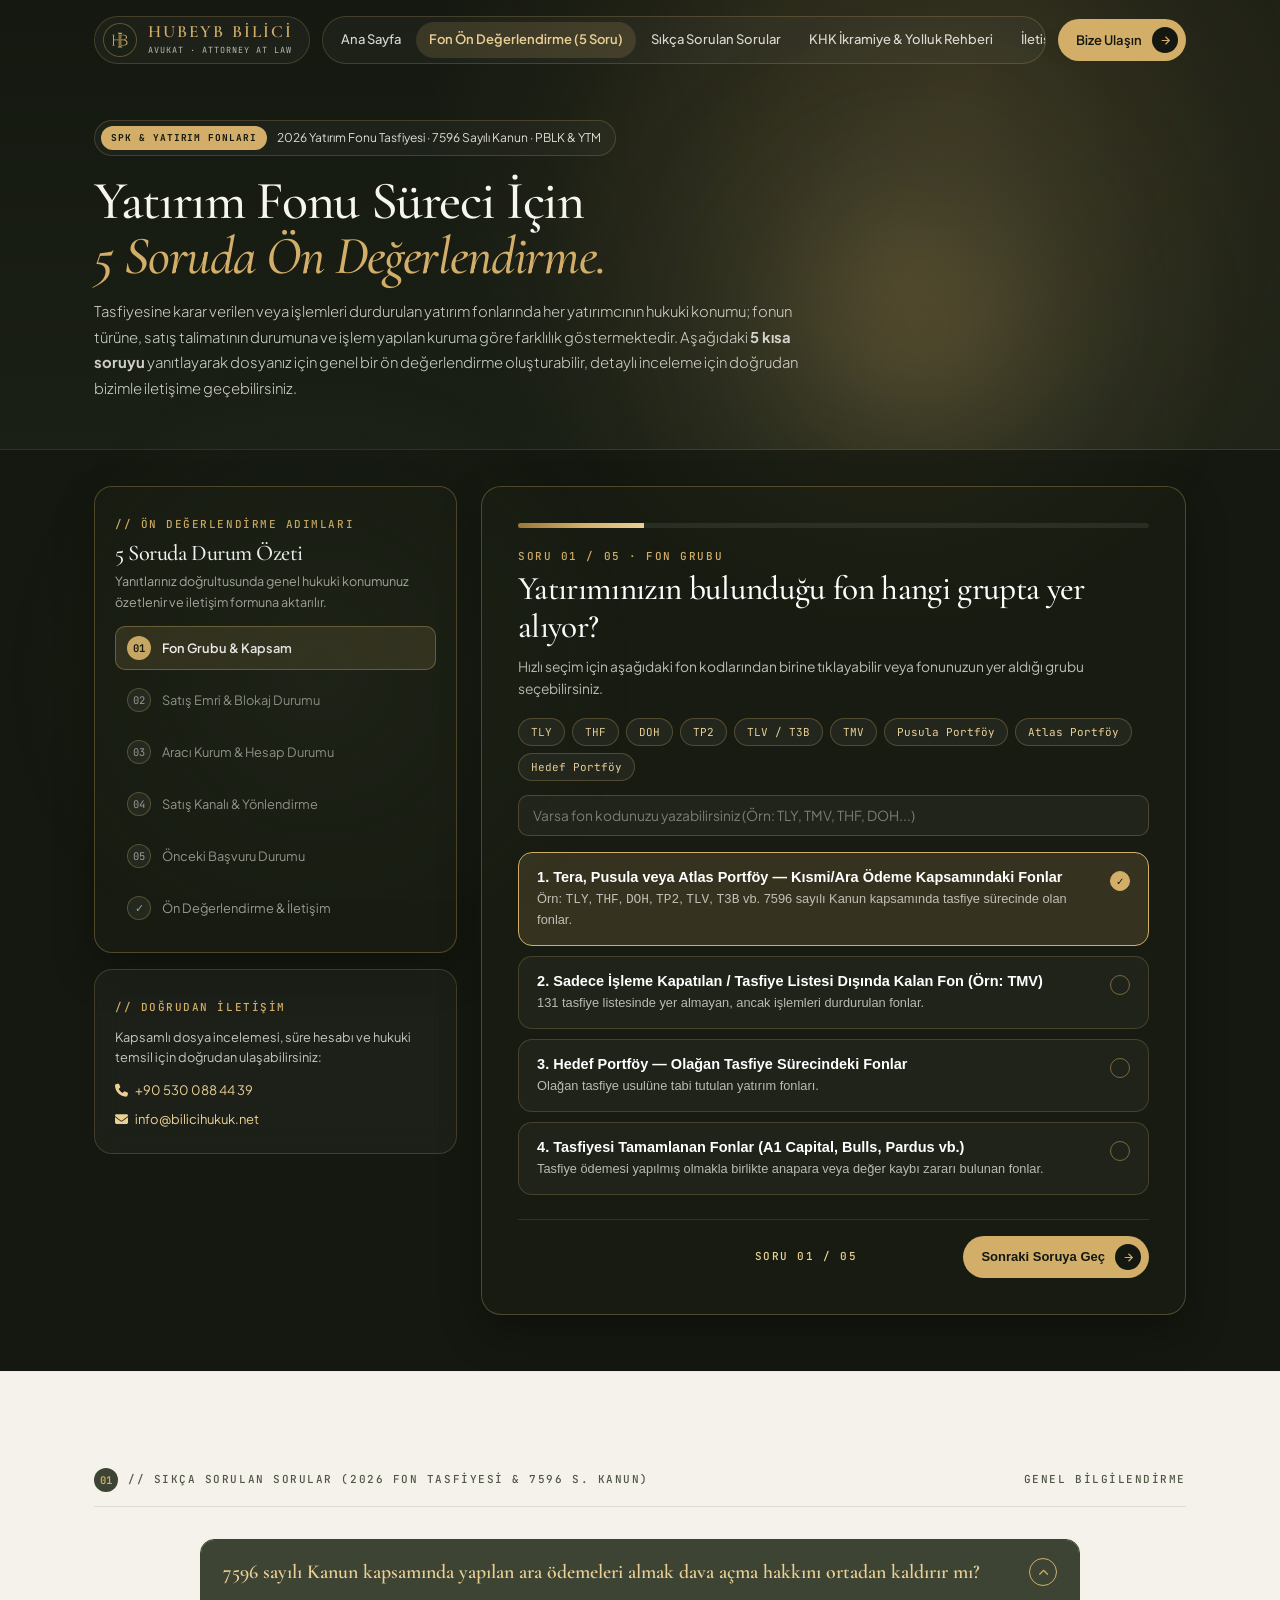
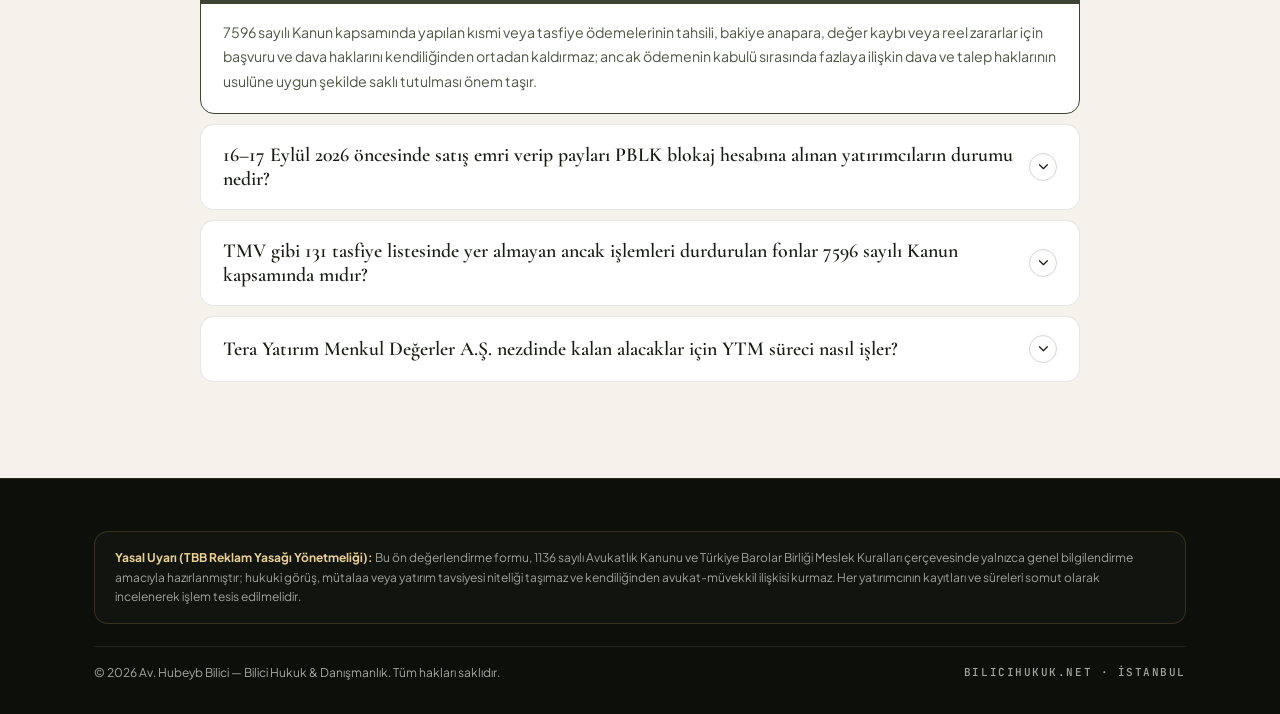
<file: fon-rehberi.html>
<!DOCTYPE html>
<html lang="tr" class="js">
<head>
    <meta charset="UTF-8">
    <meta name="viewport" content="width=device-width, initial-scale=1.0">
    <title>2026 Yatırım Fonu Tasfiyesi, 7596 Sayılı Kanun, PBLK ve YTM Ön Değerlendirme Rehberi | Av. Hubeyb Bilici</title>
    <meta name="description" content="SPK tarafından tasfiyesine karar verilen yatırım fonları (TLY, THF, DOH, TP2, TMV, Pusula, Atlas, Hedef), 7596 sayılı Kanun, PBLK blokeli emirler ve Tera Yatırım YTM tazmin süreci için 5 soruda ön hukuki değerlendirme ve sıkça sorulan sorular.">
    <meta name="keywords" content="7596 sayılı kanun fon tasfiyesi, SPK fon tasfiye değerlendirme, PBLK fon blokaj, Tera Yatırım YTM tazmin, TLY THF DOH TP2 TMV fon davası, Pusula Portföy Atlas Portföy Hedef Portföy tasfiye, Avukat Hubeyb Bilici">
    <meta name="author" content="Av. Hubeyb Bilici">
    <meta name="robots" content="index, follow, max-snippet:-1, max-image-preview:large">
    <link rel="canonical" href="https://bilicihukuk.net/fon-rehberi.html">
    <meta name="theme-color" content="#141810">

    <!-- Open Graph -->
    <meta property="og:type" content="website">
    <meta property="og:url" content="https://bilicihukuk.net/fon-rehberi.html">
    <meta property="og:title" content="2026 Yatırım Fonu Tasfiyesi, 7596 Sayılı Kanun, PBLK ve YTM Ön Değerlendirme Rehberi | Av. Hubeyb Bilici">
    <meta property="og:description" content="SPK tarafından tasfiyesine karar verilen yatırım fonları (TLY, THF, DOH, TP2, TMV, Pusula, Atlas, Hedef), 7596 sayılı Kanun, PBLK blokeli emirler ve Tera Yatırım YTM tazmin süreci için 5 soruda ön hukuki değerlendirme.">
    <meta property="og:locale" content="tr_TR">

    <!-- JSON-LD Structured Data for Google Search & AI Overviews (GEO) -->
    <script type="application/ld+json">
    {
      "@context": "https://schema.org",
      "@graph": [
        {
          "@type": "WebPage",
          "@id": "https://bilicihukuk.net/fon-rehberi.html#webpage",
          "name": "2026 Yatırım Fonu Tasfiyesi, 7596 Sayılı Kanun, PBLK ve YTM Ön Hukuki Değerlendirme Modülü | Av. Hubeyb Bilici",
          "description": "2026 yatırım fonu tasfiyesi, 7596 sayılı Kanun, PBLK ve YTM süreçlerinde yatırımcıların temel statüsünü belirleyen 5 soruluk ön değerlendirme formu ve sıkça sorulan sorular.",
          "url": "https://bilicihukuk.net/fon-rehberi.html",
          "author": {
            "@type": "Attorney",
            "name": "Av. Hubeyb Bilici",
            "url": "https://bilicihukuk.net/"
          }
        },
        {
          "@type": "FAQPage",
          "@id": "https://bilicihukuk.net/fon-rehberi.html#faq",
          "mainEntity": [
            {
              "@type": "Question",
              "name": "7596 sayılı Kanun kapsamında yapılacak ara ödemeleri veya tasfiye ödemelerini almak dava hakkını engeller mi?",
              "acceptedAnswer": {
                "@type": "Answer",
                "text": "7596 sayılı Kanun kapsamında yapılan kısmi veya tasfiye ödemelerinin tahsili, bakiye anapara, değer kaybı veya reel zararlar için başvuru ve dava haklarını kendiliğinden ortadan kaldırmaz; ancak ödemenin kabulü sırasında fazlaya ilişkin dava ve talep haklarının usulüne uygun şekilde saklı tutulması önem taşır."
              }
            },
            {
              "@type": "Question",
              "name": "16–17 Eylül 2026 öncesinde satış emri verip payları PBLK blokaj hesabına alınan yatırımcıların durumu nedir?",
              "acceptedAnswer": {
                "@type": "Answer",
                "text": "İşlemler durdurulmadan önce satış (fona iade) talimatı verdiği halde takası gerçekleştirilmeyip katılma payları PBLK blokaj alt hesabına alınan veya emri iptal edilen yatırımcıların hukuki statüsü, hiç emir vermemiş yatırımcılardan farklıdır. Bu yatırımcılar için emir veriliş saati ve MKK kayıtları üzerinden idari başvuru ve yargı süreçleri ayrıca değerlendirilmelidir."
              }
            },
            {
              "@type": "Question",
              "name": "TMV gibi 131 tasfiye listesinde yer almayan ancak işlemleri durdurulan fonlar 7596 sayılı Kanun kapsamında mıdır?",
              "acceptedAnswer": {
                "@type": "Answer",
                "text": "7596 sayılı Kanun yalnızca 17.09.2026 tarihli SPK kararlarıyla tasfiyesine karar verilen fonları kapsamaktadır. Tasfiye listesinde yer almayıp işlemleri durdurulan fonlar farklı bir hukuki rejime tabi olduğundan her fon kendi statüsüne göre incelenmelidir."
              }
            },
            {
              "@type": "Question",
              "name": "Tera Yatırım Menkul Değerler A.Ş. nezdinde kalan nakit veya cari hesap alacakları için YTM süreci nasıl işler?",
              "acceptedAnswer": {
                "@type": "Answer",
                "text": "SPK'nın 27.10.2026 tarihli bülteniyle Tera Yatırım Menkul Değerler A.Ş. hakkında Yatırımcı Tazmin Merkezi (YTM) aracılığıyla tazmin ve tedrici tasfiye kararı alınmıştır. Aracı kurum nezdinde nakit veya sermaye piyasası aracı alacağı bulunan yatırımcıların YTM başvuru ve alacaklılar sıra cetveli sürelerini takip etmesi gerekmektedir."
              }
            }
          ]
        }
      ]
    }
    </script>

    <!-- Favicon -->
    <link rel="icon" type="image/svg+xml" href="data:image/svg+xml,%3Csvg xmlns='http://www.w3.org/2000/svg' viewBox='0 0 100 100'%3E%3Crect width='100' height='100' rx='16' fill='%233e4433'/%3E%3Crect x='4' y='4' width='92' height='92' rx='13' fill='none' stroke='%23d2ae68' stroke-width='1.5' stroke-opacity='0.45'/%3E%3Cg fill='%23d2ae68'%3E%3Crect x='39' y='17' width='22' height='3' rx='1'/%3E%3Cpath d='M41 21h18l-2 4H43z'/%3E%3Crect x='44' y='26' width='2.5' height='46'/%3E%3Crect x='48.75' y='26' width='2.5' height='46'/%3E%3Crect x='53.5' y='26' width='2.5' height='46'/%3E%3Cpath d='M41 73h18l2 4H39z'/%3E%3Crect x='38' y='78' width='24' height='3' rx='1'/%3E%3Cpath d='M16 28h12v3h-3.5v16H42v3.5H24.5v17H28v3H16v-3h3.5V31H16z'/%3E%3Cpath d='M58 28h12c7.5 0 12.5 3.8 12.5 9.8 0 4.5-2.8 7.8-7.2 9.2 5.4 1.2 8.7 5 8.7 10.5 0 7.2-5.8 13-14.5 13H58v-3.2h9.5c6.2 0 10-4 10-9.8 0-5.8-4-9.3-10.8-9.3H58v-3.2h8.2c5.5 0 9.2-3 9.2-7.8 0-4.6-3.3-7.5-9-7.5H58z'/%3E%3C/g%3E%3C/svg%3E">

    <!-- Google Fonts -->
    <link rel="preconnect" href="https://fonts.googleapis.com">
    <link rel="preconnect" href="https://fonts.gstatic.com" crossorigin>
    <link href="https://fonts.googleapis.com/css2?family=Cormorant+Garamond:ital,wght@0,500;0,600;0,700;1,500;1,600&family=JetBrains+Mono:wght@400;500&family=Plus+Jakarta+Sans:wght@300;400;500;600;700&display=swap" rel="stylesheet">
    <link rel="stylesheet" href="https://cdnjs.cloudflare.com/ajax/libs/font-awesome/6.5.1/css/all.min.css">
    <link rel="stylesheet" href="assets/style.css">
</head>
<body>

    <!-- SVG SPRITE: HB COLUMN MONOGRAM -->
    <svg xmlns="http://www.w3.org/2000/svg" style="display: none;">
        <symbol id="hb-column-monogram" viewBox="0 0 260 220">
            <rect x="103" y="20" width="54" height="5.5" rx="1.5" fill="currentColor" />
            <path d="M107 28.5 H153 L147 38.5 H113 Z" fill="currentColor" />
            <rect x="112" y="41.5" width="36" height="4" rx="1" fill="currentColor" />
            <rect x="115" y="48.5" width="5.5" height="126" fill="currentColor" />
            <rect x="123.2" y="48.5" width="5.5" height="126" fill="currentColor" />
            <rect x="131.3" y="48.5" width="5.5" height="126" fill="currentColor" />
            <rect x="139.5" y="48.5" width="5.5" height="126" fill="currentColor" />
            <rect x="112" y="177.5" width="36" height="4" rx="1" fill="currentColor" />
            <path d="M113 184.5 H147 L154 194.5 H106 Z" fill="currentColor" />
            <rect x="101" y="197.5" width="58" height="5.5" rx="1.5" fill="currentColor" />
            <rect x="36" y="48.5" width="34" height="5" fill="currentColor" />
            <rect x="47.5" y="53.5" width="11" height="116" fill="currentColor" />
            <rect x="36" y="169.5" width="34" height="5" fill="currentColor" />
            <rect x="58.5" y="105" width="56.5" height="7.5" fill="currentColor" />
            <path d="M145 48.5 H176 C199 48.5 213 60 213 77.5 C213 92.5 201.5 103.5 184 106.8 V107.2 C205.5 109.8 219 122.5 219 141.5 C219 161.5 202.5 174.5 175.5 174.5 H145 V168.5 H173 C194.5 168.5 206.5 157.5 206.5 141 C206.5 123.5 193.5 111.5 170 111.5 H145 V105 H171 C190.5 105 201 95.5 201 78.5 C201 62.5 190 54.5 172 54.5 H145 Z" fill="currentColor" />
        </symbol>
    </svg>

    <div class="ambient-stage-glow" id="ambientGlow" aria-hidden="true"></div>

    <!-- NAVIGATION -->
    <header class="floating-header in-down">
        <div class="header-grid">
            <a href="index.html" class="brand-pill liquid-glass">
                <span class="brand-disc">
                    <svg width="22" height="22"><use href="#hb-column-monogram"></use></svg>
                </span>
                <span class="brand-lockup">
                    <span class="brand-lockup__name">HUBEYB BİLİCİ</span>
                    <span class="brand-lockup__sub">AVUKAT · ATTORNEY AT LAW</span>
                </span>
            </a>

            <nav class="nav-pill liquid-glass" aria-label="Ana Menü">
                <a href="index.html">Ana Sayfa</a>
                <a href="#teshis-motoru" class="nav-highlight">Fon Ön Değerlendirme (5 Soru)</a>
                <a href="#fon-sss">Sıkça Sorulan Sorular</a>
                <a href="khk-emekli-ikramiyesi-ve-yolluk-rehberi.html">KHK İkramiye & Yolluk Rehberi</a>
                <a href="index.html#iletisim">İletişim</a>
            </nav>

            <div class="header-right">
                <a href="index.html#iletisim" class="btn-roll">
                    <span class="btn-roll__label">
                        <span class="btn-roll__inner">
                            <span>Bize Ulaşın</span>
                            <span aria-hidden="true">Bize Ulaşın</span>
                        </span>
                    </span>
                    <span class="btn-roll__chip" aria-hidden="true">
                        <svg width="13" height="13" viewBox="0 0 24 24" fill="none" stroke="currentColor" stroke-width="2.2"><path d="M5 12h14M12 5l7 7-7 7"/></svg>
                    </span>
                </a>
                <button type="button" class="burger liquid-glass" id="burgerBtn" aria-label="Menüyü Aç" aria-expanded="false">
                    <span></span><span></span><span></span>
                </button>
            </div>
        </div>
    </header>

    <!-- MOBILE DRAWER -->
    <div class="mobile-drawer" id="mobileDrawer">
        <nav aria-label="Mobil Menü">
            <a href="index.html" onclick="closeMobileMenu()">00 — Ana Sayfaya Dön</a>
            <a href="#teshis-motoru" onclick="closeMobileMenu()" style="color: var(--gold-main);">★ 5 Soruda Fon Ön Değerlendirme</a>
            <a href="#fon-sss" onclick="closeMobileMenu()">01 — Sıkça Sorulan Sorular</a>
            <a href="khk-emekli-ikramiyesi-ve-yolluk-rehberi.html" onclick="closeMobileMenu()">02 — KHK Emekli İkramiyesi & Yolluk Rehberi</a>
            <a href="index.html#iletisim" onclick="closeMobileMenu()">03 — İletişim & Randevu</a>
        </nav>
    </div>

    <!-- CLEAN HERO HEADER -->
    <section class="rehber-hero">
        <div class="hero-aurora-orb" aria-hidden="true"></div>
        <div class="container" style="position: relative; z-index: 10;">
            <div class="announce-pill liquid-glass in-blur" style="--d: 60ms">
                <span class="announce-chip">SPK & YATIRIM FONLARI</span>
                <span class="announce-text">2026 Yatırım Fonu Tasfiyesi · 7596 Sayılı Kanun · PBLK & YTM</span>
            </div>

            <h1 class="hero-h1 in-blur" style="--d: 140ms; font-size: clamp(32px, 4.2vw, 56px);">
                <span>Yatırım Fonu Süreci İçin</span>
                <span class="line"><em>5 Soruda Ön Değerlendirme.</em></span>
            </h1>

            <p class="hero-lede in-blur" style="--d: 220ms; max-width: 44rem; margin-bottom: 0;">
                Tasfiyesine karar verilen veya işlemleri durdurulan yatırım fonlarında her yatırımcının hukuki konumu; fonun türüne, satış talimatının durumuna ve işlem yapılan kuruma göre farklılık göstermektedir. Aşağıdaki <strong>5 kısa soruyu</strong> yanıtlayarak dosyanız için genel bir ön değerlendirme oluşturabilir, detaylı inceleme için doğrudan bizimle iletişime geçebilirsiniz.
            </p>
        </div>
    </section>

    <!-- 5-QUESTION PRELIMINARY EVALUATION ENGINE -->
    <section id="teshis-motoru" class="container">
        <div class="wizard-layout">
            <aside class="wizard-sidebar">
                <div class="sidebar-card liquid-glass liquid-glass--strong">
                    <span class="mono-label" style="color: var(--gold-main);">// ÖN DEĞERLENDİRME ADIMLARI</span>
                    <h3 style="font-size: 1.4rem; color: #fff; margin-top: 6px;">5 Soruda Durum Özeti</h3>
                    <p style="font-size: 12.6px; color: rgb(var(--fg) / 0.68); margin-top: 6px;">
                        Yanıtlarınız doğrultusunda genel hukuki konumunuz özetlenir ve iletişim formuna aktarılır.
                    </p>

                    <ul class="step-tracker" id="stepTrackerList">
                        <li class="step-tracker__item is-active" data-step="1" onclick="jumpToStep(1)">
                            <span class="step-tracker__dot">01</span>
                            <span>Fon Grubu & Kapsam</span>
                        </li>
                        <li class="step-tracker__item" data-step="2" onclick="jumpToStep(2)">
                            <span class="step-tracker__dot">02</span>
                            <span>Satış Emri & Blokaj Durumu</span>
                        </li>
                        <li class="step-tracker__item" data-step="3" onclick="jumpToStep(3)">
                            <span class="step-tracker__dot">03</span>
                            <span>Aracı Kurum & Hesap Durumu</span>
                        </li>
                        <li class="step-tracker__item" data-step="4" onclick="jumpToStep(4)">
                            <span class="step-tracker__dot">04</span>
                            <span>Satış Kanalı & Yönlendirme</span>
                        </li>
                        <li class="step-tracker__item" data-step="5" onclick="jumpToStep(5)">
                            <span class="step-tracker__dot">05</span>
                            <span>Önceki Başvuru Durumu</span>
                        </li>
                        <li class="step-tracker__item" data-step="6" onclick="renderResultRoadmap()">
                            <span class="step-tracker__dot">✓</span>
                            <span>Ön Değerlendirme & İletişim</span>
                        </li>
                    </ul>
                </div>

                <div class="sidebar-card liquid-glass">
                    <span class="mono-label" style="color: var(--gold-main);">// DOĞRUDAN İLETİŞİM</span>
                    <p style="font-size: 12.8px; color: rgb(var(--fg) / 0.78); margin-top: 8px; line-height: 1.6;">
                        Kapsamlı dosya incelemesi, süre hesabı ve hukuki temsil için doğrudan ulaşabilirsiniz:
                    </p>
                    <div style="margin-top: 12px; display: flex; flex-direction: column; gap: 8px; font-size: 13px;">
                        <a href="tel:+905300884439" style="color: var(--gold-light); text-decoration: none;"><i class="fa-solid fa-phone" style="width: 18px;"></i> +90 530 088 44 39</a>
                        <a href="mailto:info@bilicihukuk.net" style="color: var(--gold-light); text-decoration: none;"><i class="fa-solid fa-envelope" style="width: 18px;"></i> info@bilicihukuk.net</a>
                    </div>
                </div>
            </aside>

            <div class="wizard-stage liquid-glass liquid-glass--strong">
                <div>
                    <div class="progress-bar-wrap">
                        <div class="progress-bar-fill" id="wizardProgressBar"></div>
                    </div>

                    <!-- QUESTION 1 -->
                    <div class="question-step is-active" id="step-1">
                        <span class="mono-label question-kicker">SORU 01 / 05 · FON GRUBU</span>
                        <h2 class="question-title">Yatırımınızın bulunduğu fon hangi grupta yer alıyor?</h2>
                        <p class="question-helper">
                            Hızlı seçim için aşağıdaki fon kodlarından birine tıklayabilir veya fonunuzun yer aldığı grubu seçebilirsiniz.
                        </p>

                        <div class="fund-quick-pills">
                            <button type="button" class="fund-code-badge" onclick="quickPickFund('TLY', '131_ARA_ODEME', this)">TLY</button>
                            <button type="button" class="fund-code-badge" onclick="quickPickFund('THF', '131_ARA_ODEME', this)">THF</button>
                            <button type="button" class="fund-code-badge" onclick="quickPickFund('DOH', '131_ARA_ODEME', this)">DOH</button>
                            <button type="button" class="fund-code-badge" onclick="quickPickFund('TP2', '131_ARA_ODEME', this)">TP2</button>
                            <button type="button" class="fund-code-badge" onclick="quickPickFund('TLV / T3B', '131_ARA_ODEME', this)">TLV / T3B</button>
                            <button type="button" class="fund-code-badge" onclick="quickPickFund('TMV', 'TMV_KAPSAM_DISI', this)">TMV</button>
                            <button type="button" class="fund-code-badge" onclick="quickPickFund('Pusula Portföy', '131_ARA_ODEME', this)">Pusula Portföy</button>
                            <button type="button" class="fund-code-badge" onclick="quickPickFund('Atlas Portföy', '131_ARA_ODEME', this)">Atlas Portföy</button>
                            <button type="button" class="fund-code-badge" onclick="quickPickFund('Hedef Portföy', '131_HEDEF_OLAGAN', this)">Hedef Portföy</button>
                        </div>

                        <div style="margin-bottom: 16px;">
                            <input type="text" id="fundCodeInput" class="input-glass" placeholder="Varsa fon kodunuzu yazabilirsiniz (Örn: TLY, TMV, THF, DOH...)" oninput="updateFundCode(this.value)">
                        </div>

                        <div class="option-cards" id="options-step-1">
                            <button type="button" class="option-card is-selected" data-code="131_ARA_ODEME" onclick="pickOption(1, '131_ARA_ODEME', 'Tera, Pusula veya Atlas Portföy — 7596 s. Kanun Kapsamındaki Tasfiye Fonları', this)">
                                <div>
                                    <span class="option-card__title">1. Tera, Pusula veya Atlas Portföy — Kısmi/Ara Ödeme Kapsamındaki Fonlar</span>
                                    <span class="option-card__desc">Örn: <code>TLY</code>, <code>THF</code>, <code>DOH</code>, <code>TP2</code>, <code>TLV</code>, <code>T3B</code> vb. 7596 sayılı Kanun kapsamında tasfiye sürecinde olan fonlar.</span>
                                </div>
                                <span class="option-card__radio">✓</span>
                            </button>

                            <button type="button" class="option-card" data-code="TMV_KAPSAM_DISI" onclick="pickOption(1, 'TMV_KAPSAM_DISI', 'Sadece İşleme Kapatılan / 131 Tasfiye Listesinde Olmayan Fon (Örn: TMV)', this)">
                                <div>
                                    <span class="option-card__title">2. Sadece İşleme Kapatılan / Tasfiye Listesi Dışında Kalan Fon (Örn: TMV)</span>
                                    <span class="option-card__desc">131 tasfiye listesinde yer almayan, ancak işlemleri durdurulan fonlar.</span>
                                </div>
                                <span class="option-card__radio">✓</span>
                            </button>

                            <button type="button" class="option-card" data-code="131_HEDEF_OLAGAN" onclick="pickOption(1, '131_HEDEF_OLAGAN', 'Hedef Portföy — Olağan Tasfiye Sürecindeki Fonlar', this)">
                                <div>
                                    <span class="option-card__title">3. Hedef Portföy — Olağan Tasfiye Sürecindeki Fonlar</span>
                                    <span class="option-card__desc">Olağan tasfiye usulüne tabi tutulan yatırım fonları.</span>
                                </div>
                                <span class="option-card__radio">✓</span>
                            </button>

                            <button type="button" class="option-card" data-code="131_TAMAMLANAN" onclick="pickOption(1, '131_TAMAMLANAN', 'Tasfiyesi Tamamlanan Fonlar — Değer Kaybı / Eksik Ödeme', this)">
                                <div>
                                    <span class="option-card__title">4. Tasfiyesi Tamamlanan Fonlar (A1 Capital, Bulls, Pardus vb.)</span>
                                    <span class="option-card__desc">Tasfiye ödemesi yapılmış olmakla birlikte anapara veya değer kaybı zararı bulunan fonlar.</span>
                                </div>
                                <span class="option-card__radio">✓</span>
                            </button>
                        </div>
                    </div>

                    <!-- QUESTION 2 -->
                    <div class="question-step" id="step-2">
                        <span class="mono-label question-kicker">SORU 02 / 05 · SATIŞ EMRİ DURUMU</span>
                        <h2 class="question-title">Satış (fona iade) emri verdiniz mi ve emrinizin durumu nedir?</h2>
                        <p class="question-helper">
                            17 Eylül 2026 öncesinde veya sonrasında verdiğiniz satış emrinin durumunu seçiniz.
                        </p>

                        <div class="option-cards" id="options-step-2">
                            <button type="button" class="option-card is-selected" onclick="pickOption(2, 'PBLK_BEKLEYEN', '16 Eylül ve Öncesinde Satış Emri Verdim, Paylarım PBLK Blokaj Hesabına Alındı', this)">
                                <div>
                                    <span class="option-card__title">1. Satış Emri Verdim, Paylarım Blokaj (PBLK) Hesabına Alındı</span>
                                    <span class="option-card__desc">16 Eylül ve öncesinde verdiğim satış emri gerçekleşmedi ve paylarım <code>PBLK</code> alt hesabına alındı.</span>
                                </div>
                                <span class="option-card__radio">✓</span>
                            </button>

                            <button type="button" class="option-card" onclick="pickOption(2, 'EMIR_IPTAL_16_17_EYLUL', '16–17 Eylül’de Satış Emri Verdim, Emrim İptal Edildi', this)">
                                <div>
                                    <span class="option-card__title">2. 16–17 Eylül'de Satış Emri Verdim, Emrim İptal Edildi</span>
                                    <span class="option-card__desc">Saat sınırından önce ilettiğim satış emri TEFAS veya aracı kurum tarafından iptal edildi.</span>
                                </div>
                                <span class="option-card__radio">✓</span>
                            </button>

                            <button type="button" class="option-card" onclick="pickOption(2, 'PAY_CIKTI_PARA_YOK', 'Satış Gerçekleşti, Paylar Hesaptan Çıktı (veya Geri Yüklendi) Ama Ödeme Yapılmadı', this)">
                                <div>
                                    <span class="option-card__title">3. Satış Gerçekleşti / Paylar Çıktı Ancak Nakit Ödeme Yapılmadı</span>
                                    <span class="option-card__desc">Satış işlemi gerçekleştiği veya sonradan geri döndürüldüğü halde satış bedeli hesabıma ödenmedi.</span>
                                </div>
                                <span class="option-card__radio">✓</span>
                            </button>

                            <button type="button" class="option-card" onclick="pickOption(2, 'EMIR_YOK_SERBEST', 'Satış Emri Vermedim (Paylarım Serbest Hesapta Duruyor)', this)">
                                <div>
                                    <span class="option-card__title">4. Satış Emri Vermedim (veya İşlemler Durduktan Sonra Verdim)</span>
                                    <span class="option-card__desc">Katılma paylarım MKK nezdinde serbest (<code>SERB</code>) hesapta beklemektedir.</span>
                                </div>
                                <span class="option-card__radio">✓</span>
                            </button>
                        </div>
                    </div>

                    <!-- QUESTION 3 -->
                    <div class="question-step" id="step-3">
                        <span class="mono-label question-kicker">SORU 03 / 05 · ARACI KURUM VE HESAP DURUMU</span>
                        <h2 class="question-title">Tera Yatırım Menkul Değerler A.Ş. nezdinde kalan nakit veya cari hesap alacağınız var mı?</h2>
                        <p class="question-helper">
                            Yatırımcı Tazmin Merkezi (YTM) sürecinin dosyanıza etkisini belirlemek için seçiniz.
                        </p>

                        <div class="option-cards" id="options-step-3">
                            <button type="button" class="option-card" onclick="pickOption(3, 'EVET_TERA_YTM', 'Evet — Satış Bedelim veya Nakit Bakiyem Tera Yatırım Cari Hesabında Kaldı', this)">
                                <div>
                                    <span class="option-card__title">Evet — Nakit Alacağım veya Satış Bedelim Tera Yatırım Hesabında Kaldı</span>
                                    <span class="option-card__desc">Tera Yatırım Menkul Değerler A.Ş. nezdindeki cari hesabımda nakit veya sermaye piyasası aracı alacağım bulunuyor.</span>
                                </div>
                                <span class="option-card__radio">✓</span>
                            </button>

                            <button type="button" class="option-card is-selected" onclick="pickOption(3, 'HAYIR_DIGER_KURUM', 'Hayır — Yatırımım Banka / Başka Aracı Kurumda veya Doğrudan Fon Payı Olarak Duruyor', this)">
                                <div>
                                    <span class="option-card__title">Hayır — Yatırımım Banka / Diğer Aracı Kurumda veya Fon Payı Olarak Duruyor</span>
                                    <span class="option-card__desc">Yatırımım bir banka/aracı kurum nezdinde fon katılma payı olarak görünmektedir.</span>
                                </div>
                                <span class="option-card__radio">✓</span>
                            </button>
                        </div>
                    </div>

                    <!-- QUESTION 4 -->
                    <div class="question-step" id="step-4">
                        <span class="mono-label question-kicker">SORU 04 / 05 · SATIŞ KANALI</span>
                        <h2 class="question-title">Fona yatırım yaparken banka veya aracı kurum personelinin yönlendirmesi oldu mu?</h2>
                        <p class="question-helper">
                            Şube personeli veya müşteri temsilcisinin telefon/WhatsApp üzerinden yönlendirmesi olup olmadığını seçiniz.
                        </p>

                        <div class="option-cards" id="options-step-4">
                            <button type="button" class="option-card is-selected" onclick="pickOption(4, 'EVET_YONLENDIRME_VAR', 'Evet — Şube / Müşteri Temsilcisi Yönlendirmesi veya Tavsiyesi Oldu', this)">
                                <div>
                                    <span class="option-card__title">Evet — Şube veya Müşteri Temsilcisi Yönlendirmesi Oldu</span>
                                    <span class="option-card__desc">Banka veya aracı kurum temsilcisi fonu telefon, WhatsApp veya yüz yüze görüşmede önerdi.</span>
                                </div>
                                <span class="option-card__radio">✓</span>
                            </button>

                            <button type="button" class="option-card" onclick="pickOption(4, 'HAYIR_KENDI_TERCIHIM', 'Hayır — Kendi Tercihimle Mobil / İnternet Şube Üzerinden Aldım', this)">
                                <div>
                                    <span class="option-card__title">Hayır — Kendi Tercihimle Mobil / İnternet Şubeden Aldım</span>
                                    <span class="option-card__desc">Herhangi bir personel yönlendirmesi olmadan TEFAS/mobil şube üzerinden işlem yaptım.</span>
                                </div>
                                <span class="option-card__radio">✓</span>
                            </button>
                        </div>
                    </div>

                    <!-- QUESTION 5 -->
                    <div class="question-step" id="step-5">
                        <span class="mono-label question-kicker">SORU 05 / 05 · ÖNCEKİ BAŞVURU DURUMU</span>
                        <h2 class="question-title">Daha önce SPK'ya veya ilgili kurumlara yazılı bir başvuru / ihtarname gönderdiniz mi?</h2>
                        <p class="question-helper">
                            Başvuru ve dava sürelerinin kontrolü açısından daha önce işlem yapıp yapmadığınızı belirtiniz.
                        </p>

                        <div class="option-cards" id="options-step-5">
                            <button type="button" class="option-card" onclick="pickOption(5, 'EVET_ERKEN_IHTAR_VAR', 'Evet — Daha Önce İhtarname veya Yazılı Başvuru Gönderdim', this)">
                                <div>
                                    <span class="option-card__title">Evet — Daha Önce İhtarname, Dilekçe veya CİMER Başvurusu Yaptım</span>
                                    <span class="option-card__desc">Daha önce noter ihtarnamesi veya yazılı başvuru gönderdim.</span>
                                </div>
                                <span class="option-card__radio">✓</span>
                            </button>

                            <button type="button" class="option-card is-selected" onclick="pickOption(5, 'HAYIR_IHTAR_YOK', 'Hayır — Henüz Resmi Bir Başvuru veya İhtarname Göndermedim', this)">
                                <div>
                                    <span class="option-card__title">Hayır — Henüz Herhangi Bir İhtarname veya Resmi Başvuru Yapmadım</span>
                                    <span class="option-card__desc">Hukuki süreci ilk kez başlatacağım.</span>
                                </div>
                                <span class="option-card__radio">✓</span>
                            </button>
                        </div>
                    </div>

                    <!-- PRELIMINARY EVALUATION RESULT & CONTACT CTA -->
                    <div class="result-panel" id="resultPanel">
                        <span class="mono-label question-kicker">// ÖN HUKUKİ DEĞERLENDİRME ÖZETİ</span>
                        <h2 class="question-title" id="resultHeadline">Dosyanız İçin Ön Değerlendirme</h2>

                        <div class="answer-recap-strip" id="answerRecapStrip"></div>

                        <div class="roadmap-section-box">
                            <h4><i class="fa-solid fa-scale-balanced"></i> 1. Genel Hukuki Durumunuz</h4>
                            <p id="resultRegimeText" style="font-size: 14.2px; color: rgb(var(--fg) / 0.9); line-height: 1.72;"></p>
                        </div>

                        <div class="roadmap-section-box">
                            <h4><i class="fa-solid fa-route"></i> 2. Ön Değerlendirme Kapsamındaki Başlıklar</h4>
                            <ul class="roadmap-steps-list" id="resultStepsList"></ul>
                        </div>

                        <div class="roadmap-section-box">
                            <h4><i class="fa-regular fa-folder-open"></i> 3. Detaylı İnceleme İçin Faydalı Belgeler</h4>
                            <div class="doc-checklist">
                                <label><input type="checkbox" checked> <span><strong>MKK e-Yatırımcı Raporu:</strong> Portföy bakiye raporu ve varsa <code>PBLK</code> ekran görüntüsü</span></label>
                                <label><input type="checkbox" checked> <span><strong>Emir ve İşlem Kayıtları:</strong> Fona giriş ve varsa satış emri saat/tarih dekontları</span></label>
                                <label><input type="checkbox" checked> <span><strong>İletişim Kayıtları:</strong> Varsa müşteri temsilcisi yazışmaları ve sözleşme/beyan örnekleri</span></label>
                                <label><input type="checkbox" checked> <span><strong>Önceki Başvurular:</strong> Varsa daha önce gönderilen ihtarname veya başvuru evrakı</span></label>
                            </div>
                        </div>

                        <div class="roadmap-section-box" style="background: rgba(210, 174, 104, 0.1); border-color: rgba(210, 174, 104, 0.45);">
                            <h4><i class="fa-solid fa-paper-plane"></i> 4. Detaylı Hukuki İnceleme ve Destek Talebi</h4>
                            <p style="font-size: 13.8px; color: rgb(var(--fg) / 0.88); margin-bottom: 16px; line-height: 1.65;">
                                Yukarıdaki değerlendirme yalnızca genel bilgilendirme niteliğindedir. Hak düşürücü sürelerin kaçırılmaması, dosyanıza özgü başvuru/dava yollarının belirlenmesi ve detaylı hukuki destek için aşağıdaki formdan veya doğrudan WhatsApp/telefon üzerinden bize ulaşabilirsiniz:
                            </p>

                            <form id="rehberConsultForm" onsubmit="submitRehberForm(event)">
                                <div class="form-row">
                                    <div class="form-field">
                                        <label for="rName">Adınız Soyadınız *</label>
                                        <input type="text" id="rName" class="input-glass" required placeholder="Örn: Ahmet Yılmaz">
                                    </div>
                                    <div class="form-field">
                                        <label for="rPhone">Telefon Numaranız *</label>
                                        <input type="tel" id="rPhone" class="input-glass" required placeholder="05XX XXX XX XX">
                                    </div>
                                </div>
                                <div class="form-row">
                                    <div class="form-field">
                                        <label for="rAmount">Yaklaşık Yatırım / Zarar Tutarı (İsteğe Bağlı)</label>
                                        <input type="text" id="rAmount" class="input-glass" placeholder="Örn: 1.500.000 TL">
                                    </div>
                                    <div class="form-field">
                                        <label for="rBank">İşlem Yapılan Banka / Aracı Kurum</label>
                                        <input type="text" id="rBank" class="input-glass" placeholder="Örn: Tera Yatırım, İş Bankası, Yapı Kredi...">
                                    </div>
                                </div>
                                <div class="form-field">
                                    <label for="rNotes">Ön Değerlendirme Özeti ve Ek Notunuz</label>
                                    <textarea id="rNotes" class="input-glass" rows="4"></textarea>
                                    <small style="display: block; margin-top: 6px; font-size: 11.5px; color: rgb(var(--fg) / 0.55);">* Lütfen özel nitelikli kişisel veri (sağlık, ceza mahkûmiyeti vb.) paylaşmayınız.</small>
                                </div>

                                <label class="kvkk-consent" style="margin-top: 10px; margin-bottom: 16px;">
                                    <input type="checkbox" required>
                                    <span>
                                        <a href="#kvkk" onclick="openKvkkModal(); return false;">KVKK Aydınlatma Metni ve Yasal Uyarı</a>
                                        <span> kapsamındaki bilgilendirmeyi okudum; bu formun kendiliğinden avukat-müvekkil ilişkisi kurmadığını kabul ediyorum.</span>
                                    </span>
                                </label>

                                <div style="display: flex; flex-wrap: wrap; gap: 12px; align-items: center;">
                                    <button type="submit" class="btn-roll">
                                        <span class="btn-roll__label">
                                            <span class="btn-roll__inner">
                                                <span>Detaylı Değerlendirme İçin Gönder</span>
                                                <span aria-hidden="true">Detaylı Değerlendirme İçin Gönder</span>
                                            </span>
                                        </span>
                                        <span class="btn-roll__chip" aria-hidden="true">
                                            <svg width="13" height="13" viewBox="0 0 24 24" fill="none" stroke="currentColor" stroke-width="2.2"><path d="M5 12h14M12 5l7 7-7 7"/></svg>
                                        </span>
                                    </button>

                                    <a href="#" id="whatsappRehberBtn" target="_blank" rel="noopener noreferrer" class="btn-glass-pill liquid-glass" style="border: 1px solid rgba(110, 196, 136, 0.45); color: #b7f0c7;">
                                        <i class="fa-brands fa-whatsapp" style="font-size: 16px;"></i>
                                        <span>WhatsApp İle Doğrudan Ulaşın</span>
                                    </a>

                                    <button type="button" class="btn-glass-pill liquid-glass" onclick="resetWizard()">
                                        <i class="fa-solid fa-rotate-left"></i>
                                        <span>Soruları Baştan Yanıtla</span>
                                    </button>
                                </div>
                            </form>
                        </div>
                    </div>
                </div>

                <!-- Wizard Bottom Navigation -->
                <div class="wizard-nav-bar" id="wizardNavBar">
                    <button type="button" class="btn-glass-pill liquid-glass" id="prevStepBtn" onclick="changeStep(-1)" style="visibility: hidden;">
                        <span>← Önceki Soru</span>
                    </button>

                    <span class="mono-label" id="stepCounterText" style="color: var(--gold-light);">SORU 01 / 05</span>

                    <button type="button" class="btn-roll" id="nextStepBtn" onclick="changeStep(1)">
                        <span class="btn-roll__label">
                            <span class="btn-roll__inner">
                                <span id="nextBtnLabel1">Sonraki Soruya Geç</span>
                                <span aria-hidden="true" id="nextBtnLabel2">Sonraki Soruya Geç</span>
                            </span>
                        </span>
                        <span class="btn-roll__chip" aria-hidden="true">
                            <svg width="13" height="13" viewBox="0 0 24 24" fill="none" stroke="currentColor" stroke-width="2.2"><path d="M5 12h14M12 5l7 7-7 7"/></svg>
                        </span>
                    </button>
                </div>
            </div>
        </div>
    </section>

    <!-- FAQ SECTION FOR GOOGLE & AI SEARCH (GEO) -->
    <section id="fon-sss" class="section-sheet section-paper">
        <div class="container">
            <div class="section-top-meta">
                <div class="section-index-pill">
                    <span class="section-index-num">01</span>
                    <span class="mono-label" style="color: var(--ink-muted);">// SIKÇA SORULAN SORULAR (2026 FON TASFİYESİ & 7596 S. KANUN)</span>
                </div>
                <span class="mono-label" style="color: var(--ink-muted);">GENEL BİLGİLENDİRME</span>
            </div>

            <div class="faq-list">
                <div class="faq-row active">
                    <button type="button" class="faq-trigger" aria-expanded="true" onclick="toggleFaq(this)">
                        <span>7596 sayılı Kanun kapsamında yapılan ara ödemeleri almak dava açma hakkını ortadan kaldırır mı?</span>
                        <span class="faq-trigger__icon"><i class="fa-solid fa-chevron-down"></i></span>
                    </button>
                    <div class="faq-body" style="max-height: 500px;">
                        <div class="faq-body__inner">
                            7596 sayılı Kanun kapsamında yapılan kısmi veya tasfiye ödemelerinin tahsili, bakiye anapara, değer kaybı veya reel zararlar için başvuru ve dava haklarını kendiliğinden ortadan kaldırmaz; ancak ödemenin kabulü sırasında fazlaya ilişkin dava ve talep haklarının usulüne uygun şekilde saklı tutulması önem taşır.
                        </div>
                    </div>
                </div>

                <div class="faq-row">
                    <button type="button" class="faq-trigger" onclick="toggleFaq(this)">
                        <span>16–17 Eylül 2026 öncesinde satış emri verip payları PBLK blokaj hesabına alınan yatırımcıların durumu nedir?</span>
                        <span class="faq-trigger__icon"><i class="fa-solid fa-chevron-down"></i></span>
                    </button>
                    <div class="faq-body">
                        <div class="faq-body__inner">
                            İşlemler durdurulmadan önce satış (fona iade) talimatı verdiği halde takası gerçekleştirilmeyip katılma payları <code>PBLK</code> blokaj alt hesabına alınan veya emri iptal edilen yatırımcıların hukuki statüsü, hiç emir vermemiş yatırımcılardan farklıdır. Bu yatırımcılar için emir veriliş saati ve MKK kayıtları üzerinden idari başvuru ve yargı süreçleri ayrıca değerlendirilmelidir.
                        </div>
                    </div>
                </div>

                <div class="faq-row">
                    <button type="button" class="faq-trigger" onclick="toggleFaq(this)">
                        <span>TMV gibi 131 tasfiye listesinde yer almayan ancak işlemleri durdurulan fonlar 7596 sayılı Kanun kapsamında mıdır?</span>
                        <span class="faq-trigger__icon"><i class="fa-solid fa-chevron-down"></i></span>
                    </button>
                    <div class="faq-body">
                        <div class="faq-body__inner">
                            7596 sayılı Kanun yalnızca 17.09.2026 tarihli SPK kararlarıyla tasfiyesine karar verilen fonları kapsamaktadır. Tasfiye listesinde yer almayıp işlemleri durdurulan fonlar farklı bir hukuki rejime tabi olduğundan her fon kendi statüsüne göre incelenmelidir.
                        </div>
                    </div>
                </div>

                <div class="faq-row">
                    <button type="button" class="faq-trigger" onclick="toggleFaq(this)">
                        <span>Tera Yatırım Menkul Değerler A.Ş. nezdinde kalan alacaklar için YTM süreci nasıl işler?</span>
                        <span class="faq-trigger__icon"><i class="fa-solid fa-chevron-down"></i></span>
                    </button>
                    <div class="faq-body">
                        <div class="faq-body__inner">
                            SPK'nın 27.10.2026 tarihli bülteniyle Tera Yatırım Menkul Değerler A.Ş. hakkında Yatırımcı Tazmin Merkezi (YTM) aracılığıyla tazmin ve tedrici tasfiye kararı alınmıştır. Aracı kurum nezdinde nakit veya sermaye piyasası aracı alacağı bulunan yatırımcıların YTM başvuru ve alacaklılar sıra cetveli sürelerini takip etmesi gerekmektedir.
                        </div>
                    </div>
                </div>
            </div>
        </div>
    </section>

    <!-- FOOTER -->
    <footer>
        <div class="container">
            <div class="tbb-disclaimer">
                <strong style="color: var(--gold-light);">Yasal Uyarı (TBB Reklam Yasağı Yönetmeliği):</strong>
                Bu ön değerlendirme formu, 1136 sayılı Avukatlık Kanunu ve Türkiye Barolar Birliği Meslek Kuralları çerçevesinde yalnızca genel bilgilendirme amacıyla hazırlanmıştır; hukuki görüş, mütalaa veya yatırım tavsiyesi niteliği taşımaz ve kendiliğinden avukat-müvekkil ilişkisi kurmaz. Her yatırımcının kayıtları ve süreleri somut olarak incelenerek işlem tesis edilmelidir.
            </div>

            <div class="footer-bottom">
                <p>&copy; <span id="currentYear"></span> Av. Hubeyb Bilici — Bilici Hukuk & Danışmanlık. Tüm hakları saklıdır.</p>
                <p class="mono-label">BILICIHUKUK.NET · İSTANBUL</p>
            </div>
        </div>
    </footer>

    <script>
        document.getElementById('currentYear').innerText = new Date().getFullYear();

        const ambientGlow = document.getElementById('ambientGlow');
        if (ambientGlow && window.matchMedia('(hover: hover) and (pointer: fine)').matches) {
            window.addEventListener('pointermove', (e) => {
                const x = ((e.clientX / window.innerWidth) * 100).toFixed(1) + '%';
                const y = ((e.clientY / window.innerHeight) * 100).toFixed(1) + '%';
                ambientGlow.style.setProperty('--spot-x', x);
                ambientGlow.style.setProperty('--spot-y', y);
            }, { passive: true });
        }

        const burgerBtn = document.getElementById('burgerBtn');
        function closeMobileMenu() {
            document.body.classList.remove('menu-open');
            if (burgerBtn) burgerBtn.setAttribute('aria-expanded', 'false');
        }
        if (burgerBtn) {
            burgerBtn.addEventListener('click', () => {
                const open = !document.body.classList.contains('menu-open');
                document.body.classList.toggle('menu-open', open);
                burgerBtn.setAttribute('aria-expanded', String(open));
            });
        }
        window.addEventListener('keydown', (e) => {
            if (e.key === 'Escape') closeMobileMenu();
        });

        function toggleFaq(button) {
            const item = button.parentElement;
            const answer = item.querySelector('.faq-body');
            const isOpen = item.classList.contains('active');
            document.querySelectorAll('.faq-row').forEach(other => {
                other.classList.remove('active');
                other.querySelector('.faq-body').style.maxHeight = null;
            });
            if (!isOpen) {
                item.classList.add('active');
                answer.style.maxHeight = answer.scrollHeight + 'px';
            }
        }

        const wizardState = {
            currentStep: 1,
            totalSteps: 5,
            fundCode: '',
            q1Code: '131_ARA_ODEME',
            q1Label: 'Tera, Pusula veya Atlas Portföy — 7596 s. Kanun Kapsamındaki Tasfiye Fonları',
            q2Code: 'PBLK_BEKLEYEN',
            q2Label: '16 Eylül ve Öncesinde Satış Emri Verdim, Paylarım PBLK Blokaj Hesabına Alındı',
            q3Code: 'HAYIR_DIGER_KURUM',
            q3Label: 'Hayır — Yatırımım Banka / Başka Aracı Kurumda veya Doğrudan Fon Payı Olarak Duruyor',
            q4Code: 'EVET_YONLENDIRME_VAR',
            q4Label: 'Evet — Şube / Müşteri Temsilcisi Yönlendirmesi veya Tavsiyesi Oldu',
            q5Code: 'HAYIR_IHTAR_YOK',
            q5Label: 'Hayır — Henüz Resmi Bir Başvuru veya İhtarname Göndermedim'
        };

        function updateFundCode(val) {
            wizardState.fundCode = val.trim().toUpperCase();
            document.querySelectorAll('.fund-code-badge').forEach(b => {
                b.classList.toggle('active', b.textContent.trim().toUpperCase() === wizardState.fundCode);
            });
            if (wizardState.fundCode.includes('TMV')) {
                const tmvBtn = document.querySelector('#options-step-1 [data-code="TMV_KAPSAM_DISI"]');
                if (tmvBtn) pickOption(1, 'TMV_KAPSAM_DISI', 'Sadece İşleme Kapatılan / 131 Tasfiye Listesinde Olmayan Fon (Örn: TMV)', tmvBtn, true);
            } else if (wizardState.fundCode.includes('HEDEF')) {
                const hedefBtn = document.querySelector('#options-step-1 [data-code="131_HEDEF_OLAGAN"]');
                if (hedefBtn) pickOption(1, '131_HEDEF_OLAGAN', 'Hedef Portföy — Olağan Tasfiye Sürecindeki Fonlar', hedefBtn, true);
            } else if (/^(TLY|THF|DOH|TP2|TLV|T3B|PUSULA|ATLAS)/.test(wizardState.fundCode)) {
                const araBtn = document.querySelector('#options-step-1 [data-code="131_ARA_ODEME"]');
                if (araBtn) pickOption(1, '131_ARA_ODEME', 'Tera, Pusula veya Atlas Portföy — 7596 s. Kanun Kapsamındaki Tasfiye Fonları', araBtn, true);
            }
        }

        function quickPickFund(fundName, categoryCode, pillBtn) {
            document.querySelectorAll('.fund-code-badge').forEach(b => b.classList.remove('active'));
            pillBtn.classList.add('active');
            document.getElementById('fundCodeInput').value = fundName;
            wizardState.fundCode = fundName;

            const card = document.querySelector(`#options-step-1 [data-code="${categoryCode}"]`);
            if (card) {
                const labelMap = {
                    '131_ARA_ODEME': 'Tera, Pusula veya Atlas Portföy — 7596 s. Kanun Kapsamındaki Tasfiye Fonları',
                    'TMV_KAPSAM_DISI': 'Sadece İşleme Kapatılan / 131 Tasfiye Listesinde Olmayan Fon (Örn: TMV)',
                    '131_HEDEF_OLAGAN': 'Hedef Portföy — Olağan Tasfiye Sürecindeki Fonlar'
                };
                pickOption(1, categoryCode, labelMap[categoryCode] || wizardState.q1Label, card, true);
            }
        }

        function pickOption(stepNum, code, label, btnEl, noAutoAdvance) {
            wizardState['q' + stepNum + 'Code'] = code;
            wizardState['q' + stepNum + 'Label'] = label;

            const parent = document.getElementById('options-step-' + stepNum);
            if (parent) {
                parent.querySelectorAll('.option-card').forEach(c => c.classList.remove('is-selected'));
            }
            btnEl.classList.add('is-selected');

            if (!noAutoAdvance && stepNum >= 1 && stepNum <= 5) {
                setTimeout(() => changeStep(1), 200);
            }
        }

        function jumpToStep(stepNum) {
            if (stepNum >= 1 && stepNum <= wizardState.totalSteps) {
                wizardState.currentStep = stepNum;
                updateWizardUI();
            }
        }

        function changeStep(delta) {
            const next = wizardState.currentStep + delta;
            if (next < 1) return;
            if (next > wizardState.totalSteps) {
                renderResultRoadmap();
                return;
            }
            wizardState.currentStep = next;
            updateWizardUI();
        }

        function updateWizardUI() {
            const s = wizardState.currentStep;
            document.querySelectorAll('.question-step').forEach((el, idx) => {
                el.classList.toggle('is-active', idx + 1 === s);
            });
            document.getElementById('resultPanel').classList.remove('is-active');
            document.getElementById('wizardNavBar').style.display = 'flex';

            document.getElementById('wizardProgressBar').style.width = ((s / wizardState.totalSteps) * 100) + '%';
            document.getElementById('prevStepBtn').style.visibility = s > 1 ? 'visible' : 'hidden';
            document.getElementById('stepCounterText').textContent = `SORU 0${s} / 0${wizardState.totalSteps}`;

            const lbl = s === wizardState.totalSteps ? 'Ön Değerlendirmeyi Göster' : 'Sonraki Soruya Geç';
            document.getElementById('nextBtnLabel1').textContent = lbl;
            document.getElementById('nextBtnLabel2').textContent = lbl;

            document.querySelectorAll('#stepTrackerList .step-tracker__item').forEach(item => {
                const itemStep = +item.dataset.step;
                item.classList.toggle('is-active', itemStep === s);
                item.classList.toggle('is-done', itemStep < s);
            });
        }

        function renderResultRoadmap() {
            document.querySelectorAll('.question-step').forEach(el => el.classList.remove('is-active'));
            document.getElementById('wizardNavBar').style.display = 'none';
            document.getElementById('wizardProgressBar').style.width = '100%';
            document.getElementById('resultPanel').classList.add('is-active');

            document.querySelectorAll('#stepTrackerList .step-tracker__item').forEach(item => {
                const itemStep = +item.dataset.step;
                item.classList.toggle('is-active', itemStep === 6);
                item.classList.toggle('is-done', itemStep < 6);
            });

            const fundDisplay = wizardState.fundCode || wizardState.q1Label.split('—')[0].trim();
            const strip = document.getElementById('answerRecapStrip');
            strip.innerHTML = [
                `FON: ${fundDisplay}`,
                `EMİR: ${wizardState.q2Code === 'PBLK_BEKLEYEN' ? 'PBLK BLOKAJ' : wizardState.q2Code === 'EMIR_IPTAL_16_17_EYLUL' ? 'İPTAL EDİLEN EMİR' : wizardState.q2Code === 'PAY_CIKTI_PARA_YOK' ? 'TAKAS / ÖDEME BEKLEYEN' : 'SERBEST PAY'}`,
                `KURUM: ${wizardState.q3Code === 'EVET_TERA_YTM' ? 'TERA YATIRIM (YTM)' : 'FON PAYI'}`,
                `YÖNLENDİRME: ${wizardState.q4Code === 'EVET_YONLENDIRME_VAR' ? 'VAR' : 'YOK'}`
            ].map(t => `<span class="recap-pill">${t}</span>`).join('');

            let regimeParts = [];
            let steps = [];

            if (wizardState.q1Code === 'TMV_KAPSAM_DISI') {
                regimeParts.push('Belirttiğiniz fon, 131 fonluk tasfiye listesinin ve 7596 sayılı Kanun kapsamının dışında olup işlemlerinin durdurulması nedeniyle kendine özgü bir idari ve adli başvuru sürecine tabidir.');
            } else if (wizardState.q1Code === '131_ARA_ODEME') {
                regimeParts.push('Belirttiğiniz fon, 7596 sayılı Kanun kapsamında tasfiye ve kısmi ödeme sürecine tabi tutulan fon grubunda yer almaktadır. Yapılacak ödemelerin kabulü ve bakiye zararların tazmini için haklarınızın yazılı olarak saklı tutulması önem taşımaktadır.');
            } else if (wizardState.q1Code === '131_HEDEF_OLAGAN') {
                regimeParts.push('Belirttiğiniz fon, 7596 sayılı Kanun çerçevesinde olağan tasfiye sürecine tabi tutulan fon grubunda yer almaktadır.');
            } else {
                regimeParts.push('Belirttiğiniz fonda tasfiye ödemesi yapılmış olsa dahi, oluşan anapara veya değer kaybı zararlarının tazmini için hukuki başvuru imkânı bulunmaktadır.');
            }

            steps.push('<strong>Kayıtların ve Hakların Korunması:</strong> MKK ve aracı kurum kayıtlarının temin edilmesi ve yapılacak ödemelerde fazlaya ilişkin dava ve talep haklarının saklı tutulması.');

            if (wizardState.q2Code === 'PBLK_BEKLEYEN') {
                regimeParts.push('16 Eylül ve öncesinde verilen satış talimatınızın PBLK blokaj hesabına alınmış olması nedeniyle, emir tarihiniz ve blokaj statünüz üzerinden idari başvuru ve iptal/tazminat süreci değerlendirilmelidir.');
                steps.push('<strong>PBLK Blokaj Statüsüne İlişkin İdari Başvuru ve Yargı Süreci:</strong> Süresinde verilen satış talimatınızın korunması amacıyla ilgili idari mercilere başvuru yapılması ve idari yargı sürecinin yürütülmesi.');
            } else if (wizardState.q2Code === 'EMIR_IPTAL_16_17_EYLUL') {
                regimeParts.push('16–17 Eylül tarihlerinde verdiğiniz satış emrinin iptal edilmiş olması, süreli idari dava ve başvuru takvimini doğrudan ilgilendirmektedir.');
                steps.push('<strong>İptal Edilen Emir İçin Süreli Yargı Başvurusu:</strong> Emir iptali işlemine karşı hak düşürücü süreler içinde idari yargı başvurularının gerçekleştirilmesi.');
            } else if (wizardState.q2Code === 'PAY_CIKTI_PARA_YOK') {
                regimeParts.push('Satış emrinizin gerçekleşip bedelin ödenmemiş olması nedeniyle nakit alacak statünüz üzerinden başvuru yapılması gerekmektedir.');
                steps.push('<strong>Nakit Alacak ve Tazmin Başvurusu:</strong> Gerçekleşen satış işlemine ilişkin alacak başvurularının ve dava sürecinin takibi.');
            }

            if (wizardState.q3Code === 'EVET_TERA_YTM') {
                steps.push('<strong>Yatırımcı Tazmin Merkezi (YTM) ve Tasfiye Süreci:</strong> Tera Yatırım nezdinde kalan alacaklar için YTM tazmin başvurusu ve alacaklılar cetveli sürecinin yürütülmesi.');
            }

            steps.push('<strong>İdari ve Ticari Tazminat Süreçleri:</strong> Dosyanızın özelliklerine göre ilgili kurum ve kuruluşlara karşı idari ve adli yargıda tazminat süreçlerinin koordineli olarak işletilmesi.');

            if (wizardState.q4Code === 'EVET_YONLENDIRME_VAR') {
                steps.push('<strong>Satış Kanalı ve Yönlendirme İncelemesi:</strong> Yatırım sürecindeki personel yönlendirmesi ve bilgilendirme kayıtlarının özel hukuk sorumluluğu kapsamında değerlendirilmesi.');
            }

            if (wizardState.q5Code === 'EVET_ERKEN_IHTAR_VAR') {
                steps.push('<strong>Önceki Başvuru Sürelerinin Kontrolü:</strong> Daha önce gönderdiğiniz ihtarname veya başvurunun tebliğ tarihine göre işlemeye başlayan dava sürelerinin incelenmesi.');
            }

            document.getElementById('resultRegimeText').innerHTML = regimeParts.join(' ');
            document.getElementById('resultStepsList').innerHTML = steps.map(s => `<li>${s}</li>`).join('');

            const summaryForForm = [
                `[2026 FON ÖN DEĞERLENDİRME ÖZETİ]`,
                `• Fon: ${fundDisplay}`,
                `• Emir Durumu: ${wizardState.q2Label}`,
                `• Tera Yatırım / YTM: ${wizardState.q3Label}`,
                `• Personel Yönlendirmesi: ${wizardState.q4Label}`,
                `• Önceki Başvuru: ${wizardState.q5Label}`
            ].join('\n');

            document.getElementById('rNotes').value = summaryForForm;

            const waText = encodeURIComponent(`Merhaba Av. Hubeyb Bey, web sitenizdeki 5 soruluk ön değerlendirme formunu doldurdum. Detaylı hukuki değerlendirme için bilgi almak istiyorum:\n\n${summaryForForm}`);
            document.getElementById('whatsappRehberBtn').href = `https://wa.me/905300884439?text=${waText}`;
        }

        function resetWizard() {
            wizardState.currentStep = 1;
            updateWizardUI();
        }

        function submitRehberForm(e) {
            e.preventDefault();
            const name = document.getElementById('rName').value.trim();
            const phone = document.getElementById('rPhone').value.trim();
            const amount = document.getElementById('rAmount').value.trim() || 'Belirtilmedi';
            const bank = document.getElementById('rBank').value.trim() || 'Belirtilmedi';
            const notes = document.getElementById('rNotes').value.trim();

            const subject = encodeURIComponent(`2026 Fon Tasfiyesi Hukuki Değerlendirme Talebi - ${name}`);
            const body = encodeURIComponent(
                `Ad Soyad: ${name}\n` +
                `Telefon: ${phone}\n` +
                `Yaklaşık Tutar: ${amount}\n` +
                `Banka / Aracı Kurum: ${bank}\n\n` +
                `${notes}`
            );
            window.location.href = `mailto:info@bilicihukuk.net?subject=${subject}&body=${body}`;
        }

        function openKvkkModal() {
            document.getElementById('kvkkModal').classList.add('open');
            document.body.style.overflow = 'hidden';
        }

        function closeModal(modalId) {
            document.getElementById(modalId).classList.remove('open');
            document.body.style.overflow = '';
        }

        function closeModalOnBg(e, modalId) {
            if (e.target.id === modalId) closeModal(modalId);
        }
    </script>

    <!-- KVKK MODAL -->
    <div class="modal-overlay" id="kvkkModal" role="dialog" aria-modal="true" aria-labelledby="kvkkModalTitle" onclick="closeModalOnBg(event, 'kvkkModal')">
        <div class="modal-box">
            <button type="button" class="modal-close" aria-label="Kapat" onclick="closeModal('kvkkModal')"><i class="fa-solid fa-xmark"></i></button>
            <h3 id="kvkkModalTitle">KVKK Aydınlatma Metni ve Yasal Uyarı</h3>
            <div class="bc-divider" style="margin: 8px 0 14px;">
                <span class="bc-divider-core"></span>
            </div>
            <p>
                6698 sayılı Kişisel Verilerin Korunması Kanunu ('KVKK') uyarınca, veri sorumlusu sıfatıyla Av. Hubeyb Bilici tarafından; iletişim ve değerlendirme formları üzerinden paylaştığınız ad-soyad, telefon, e-posta ve konu özeti verileriniz yalnızca randevu talebinizin incelenmesi ve tarafınıza geri dönüş sağlanması amacıyla sınırlı olarak işlenmektedir.
            </p>
            <p>
                Kişisel verileriniz üçüncü kişilerle ticari amaçlarla kesinlikle paylaşılmaz. İletişim veya form alanlarında sağlık, ceza mahkûmiyeti veya güvenlik tedbirleri gibi özel nitelikli kişisel verilerin iletilmemesi rica olunur. WhatsApp uygulamasını kullanmayı tercih etmeniz halinde, anılan platformun çalışma prensibi gereği yurt dışına veri aktarımı söz konusu olabileceğinden açık rızanız bulunmuyorsa e-posta kanalını tercih ediniz.
            </p>
            <p>
                1136 sayılı Avukatlık Kanunu ve TBB Reklam Yasağı Yönetmeliği uyarınca; bu sitedeki metinler ve ön değerlendirme araçları genel bilgilendirme amaçlı olup hukuki görüş veya mütalaa niteliğinde değildir; kendiliğinden avukat-müvekkil ilişkisi kurmaz. KVKK md. 11 kapsamındaki haklarınız için info@bilicihukuk.net üzerinden başvurabilirsiniz.
            </p>
        </div>
    </div>
</body>
</html>
</file>
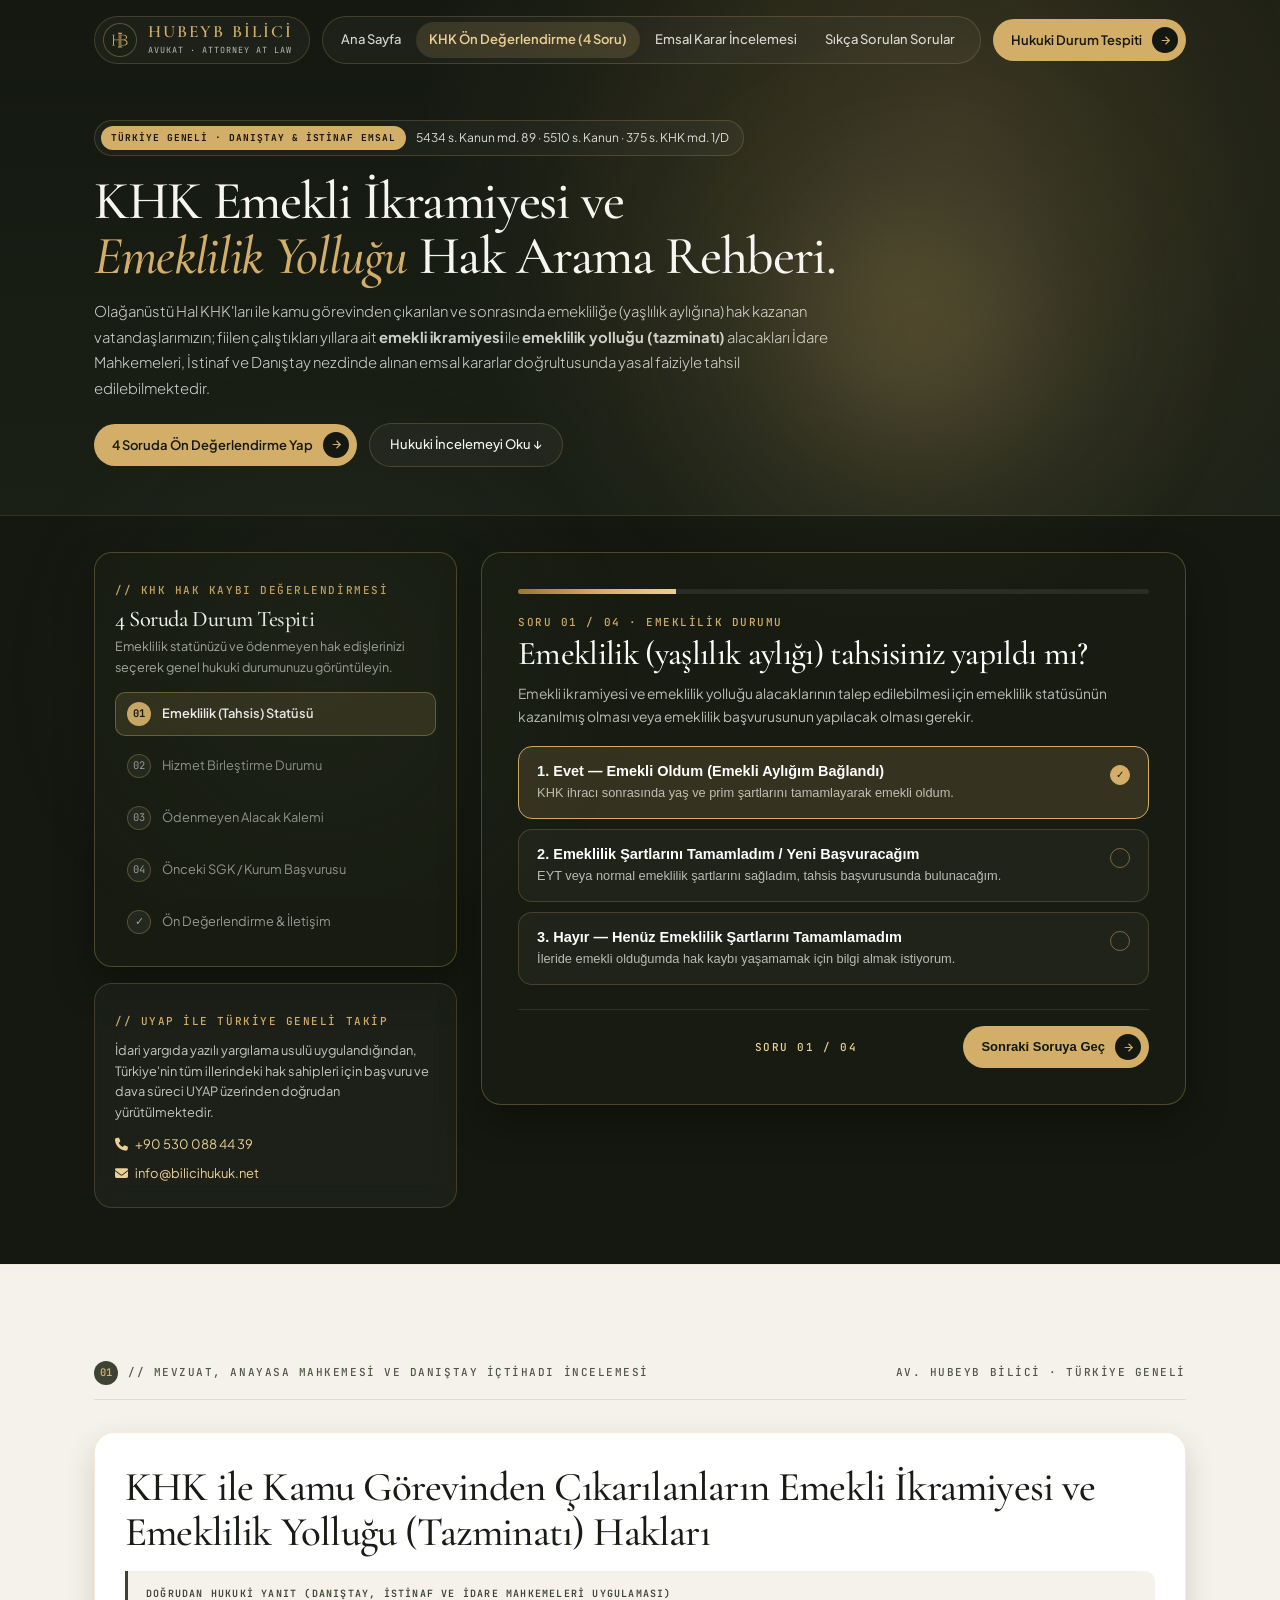
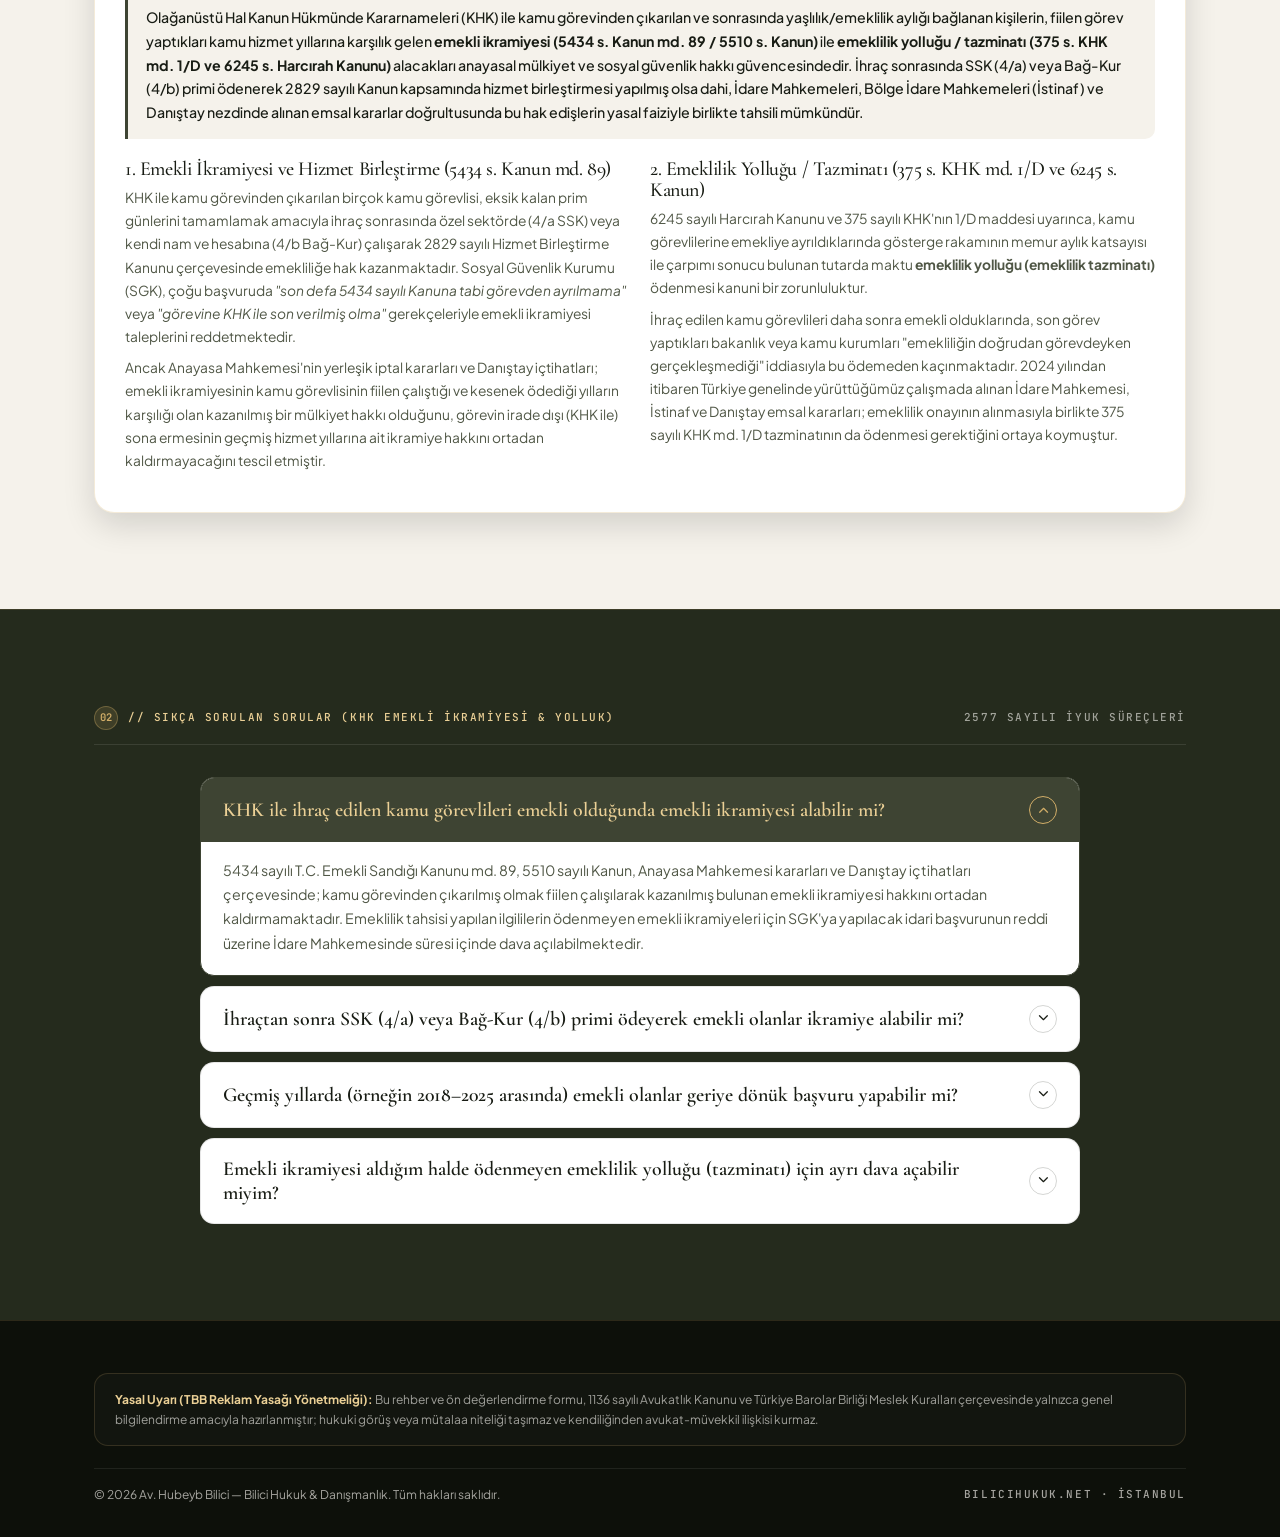
<file: khk-emekli-ikramiyesi-ve-yolluk-rehberi.html>
<!DOCTYPE html>
<html lang="tr" class="js">
<head>
    <meta charset="UTF-8">
    <meta name="viewport" content="width=device-width, initial-scale=1.0">
    <title>KHK Emekli İkramiyesi ve Emeklilik Yolluğu (Tazminatı) Davaları Rehberi | Av. Hubeyb Bilici</title>
    <meta name="description" content="KHK ile kamu görevinden çıkarılanların emekli ikramiyesi (5434 s. Kanun md. 89 / 5510 s. Kanun) ve emeklilik yolluğu / tazminatı (375 s. KHK md. 1/D, 6245 s. Kanun) davaları, SGK başvuru süreci, Danıştay ve İstinaf emsal kararları ve ön değerlendirme formu.">
    <meta name="keywords" content="KHK emekli ikramiyesi davası, KHK emeklilik yolluğu davası, KHK ihraç emekli ikramiyesi alabilir mi, 375 sayılı KHK 1/D emeklilik tazminatı, 5434 sayılı kanun 89 madde emekli ikramiyesi, SGK emekli ikramiyesi reddi dava süresi, KHK hizmet birleştirme emekli ikramiyesi, Avukat Hubeyb Bilici">
    <meta name="author" content="Av. Hubeyb Bilici">
    <meta name="robots" content="index, follow, max-snippet:-1, max-image-preview:large">
    <link rel="canonical" href="https://bilicihukuk.net/khk-emekli-ikramiyesi-ve-yolluk-rehberi.html">
    <meta name="theme-color" content="#141810">

    <!-- Open Graph -->
    <meta property="og:type" content="article">
    <meta property="og:url" content="https://bilicihukuk.net/khk-emekli-ikramiyesi-ve-yolluk-rehberi.html">
    <meta property="og:title" content="KHK Emekli İkramiyesi ve Emeklilik Yolluğu Davaları Rehberi | Av. Hubeyb Bilici">
    <meta property="og:description" content="KHK ile ihraç edilen ve emekliliğe hak kazanan kamu görevlilerinin ödenmeyen emekli ikramiyesi ve emeklilik yolluğu alacaklarının İdare Mahkemeleri, İstinaf ve Danıştay emsal kararları ışığında tahsili.">
    <meta property="og:locale" content="tr_TR">

    <!-- JSON-LD Structured Data for Google Search & AI Overviews (GEO) -->
    <script type="application/ld+json">
    {
      "@context": "https://schema.org",
      "@graph": [
        {
          "@type": "ScholarlyArticle",
          "@id": "https://bilicihukuk.net/khk-emekli-ikramiyesi-ve-yolluk-rehberi.html#article",
          "headline": "KHK ile Kamu Görevinden Çıkarılanların Emekli İkramiyesi ve Emeklilik Yolluğu (Tazminatı) Hakları: İdari Başvuru, Danıştay ve İstinaf Uygulaması",
          "datePublished": "2026-10-30",
          "dateModified": "2026-11-02",
          "inLanguage": "tr-TR",
          "author": {
            "@type": "Attorney",
            "name": "Av. Hubeyb Bilici",
            "url": "https://bilicihukuk.net/",
            "telephone": "+905300884439",
            "email": "info@bilicihukuk.net"
          },
          "publisher": {
            "@type": "LegalService",
            "name": "Av. Hubeyb Bilici — Bilici Hukuk & Danışmanlık",
            "url": "https://bilicihukuk.net/"
          },
          "about": [
            "KHK İhraç Emekli İkramiyesi Davası (5434 Sayılı Kanun md. 89 ve 5510 Sayılı Kanun)",
            "KHK Emeklilik Yolluğu ve Tazminatı Davası (375 Sayılı KHK md. 1/D ve 6245 Sayılı Harcırah Kanunu)",
            "2829 Sayılı Hizmet Birleştirme Kanunu ve Son Statü Tartışması",
            "2577 Sayılı İYUK md. 10 İdari Başvuru ve İdare Mahkemesi Süreci"
          ],
          "description": "Olağanüstü Hal KHK'ları ile kamu görevinden çıkarılan ve sonrasında emekliliğe hak kazanan kişilerin ödenmeyen emekli ikramiyesi ile emeklilik yolluğu (tazminatı) alacaklarının İdare Mahkemeleri, İstinaf ve Danıştay emsal kararları doğrultusunda yasal faiziyle tahsili rehberi."
        },
        {
          "@type": "FAQPage",
          "@id": "https://bilicihukuk.net/khk-emekli-ikramiyesi-ve-yolluk-rehberi.html#faq",
          "mainEntity": [
            {
              "@type": "Question",
              "name": "KHK ile ihraç edilen kamu görevlileri emekli olduğunda emekli ikramiyesi alabilir mi?",
              "acceptedAnswer": {
                "@type": "Answer",
                "text": "5434 sayılı T.C. Emekli Sandığı Kanunu md. 89, 5510 sayılı Kanun, Anayasa Mahkemesi iptal kararları ve Danıştay'ın yerleşik içtihatları çerçevesinde; kamu görevinden çıkarılmış olmak, fiilen çalışılarak kazanılmış emekli ikramiyesi hakkını ortadan kaldırmamaktadır. Emeklilik aylığı bağlanan ilgililerin idari başvurularının reddi halinde yetkili İdare Mahkemesinde yasal süresi içinde dava açılabilmektedir."
              }
            },
            {
              "@type": "Question",
              "name": "KHK'lılar ihraç sonrası SSK (4/a) veya Bağ-Kur (4/b) prim ödeyerek emekli olursa emekli ikramiyesi ödenir mi?",
              "acceptedAnswer": {
                "@type": "Answer",
                "text": "2829 sayılı Hizmet Birleştirme Kanunu kapsamında SSK veya Bağ-Kur primi ödeyerek emekli olan kamu görevlilerine SGK başlangıçta ret cevabı verebilmektedir. Ancak Anayasa Mahkemesi ve Danıştay emsal içtihatları doğrultusunda, idari ret işlemine karşı süresi içinde dava açılarak geçmiş memuriyet yıllarına ait emekli ikramiyesinin yasal faiziyle tahsili talep edilebilmektedir."
              }
            },
            {
              "@type": "Question",
              "name": "KHK ile ihraç edilenler emeklilik yolluğu (375 sayılı KHK md. 1/D tazminatı) alabilir mi?",
              "acceptedAnswer": {
                "@type": "Answer",
                "text": "375 sayılı KHK'nın 1/D maddesi ve 6245 sayılı Harcırah Kanunu uyarınca son görev yapılan kuruma 2577 sayılı İYUK md. 10 kapsamında başvuru yapılabilmekte; açık veya zımni ret işlemi üzerine yetkili İdare Mahkemesinde dava yoluyla talepte bulunulabilmektedir."
              }
            },
            {
              "@type": "Question",
              "name": "Emekli ikramiyesi ve emeklilik yolluğu daha önce emekli olmuş kişiler için geriye dönük talep edilebilir mi?",
              "acceptedAnswer": {
                "@type": "Answer",
                "text": "Geçmiş yıllarda emekli olduğu halde emekli ikramiyesi veya emeklilik yolluğu ödenmemiş olan hak sahipleri, 2577 sayılı İYUK md. 10 kapsamında kurumlara yazılı başvuru yaparak, ret işlemine karşı 60 gün içinde İdare Mahkemesinde dava açma hakkını kullanabilirler."
              }
            },
            {
              "@type": "Question",
              "name": "KHK emekli ikramiyesi ve yolluk davaları hangi mahkemede açılır ve şehir dışından takip edilebilir mi?",
              "acceptedAnswer": {
                "@type": "Answer",
                "text": "Emekli ikramiyesi davaları SGK Kamu Görevlileri Emeklilik Daire Başkanlığı'nın bulunduğu Ankara İdare Mahkemelerinde; emeklilik yolluğu davaları ise mevzuattaki yetki kurallarına göre belirlenen İdare Mahkemesinde açılır. İdari yargıda yazılı yargılama usulü geçerli olduğundan, tüm işlemler UYAP üzerinden il sınırı olmaksızın takip edilebilmektedir."
              }
            }
          ]
        },
        {
          "@type": "BreadcrumbList",
          "itemListElement": [
            {
              "@type": "ListItem",
              "position": 1,
              "name": "Ana Sayfa",
              "item": "https://bilicihukuk.net/"
            },
            {
              "@type": "ListItem",
              "position": 2,
              "name": "KHK Emekli İkramiyesi ve Emeklilik Yolluğu Rehberi",
              "item": "https://bilicihukuk.net/khk-emekli-ikramiyesi-ve-yolluk-rehberi.html"
            }
          ]
        }
      ]
    }
    </script>

    <!-- Favicon -->
    <link rel="icon" type="image/svg+xml" href="data:image/svg+xml,%3Csvg xmlns='http://www.w3.org/2000/svg' viewBox='0 0 100 100'%3E%3Crect width='100' height='100' rx='16' fill='%233e4433'/%3E%3Crect x='4' y='4' width='92' height='92' rx='13' fill='none' stroke='%23d2ae68' stroke-width='1.5' stroke-opacity='0.45'/%3E%3Cg fill='%23d2ae68'%3E%3Crect x='39' y='17' width='22' height='3' rx='1'/%3E%3Cpath d='M41 21h18l-2 4H43z'/%3E%3Crect x='44' y='26' width='2.5' height='46'/%3E%3Crect x='48.75' y='26' width='2.5' height='46'/%3E%3Crect x='53.5' y='26' width='2.5' height='46'/%3E%3Cpath d='M41 73h18l2 4H39z'/%3E%3Crect x='38' y='78' width='24' height='3' rx='1'/%3E%3Cpath d='M16 28h12v3h-3.5v16H42v3.5H24.5v17H28v3H16v-3h3.5V31H16z'/%3E%3Cpath d='M58 28h12c7.5 0 12.5 3.8 12.5 9.8 0 4.5-2.8 7.8-7.2 9.2 5.4 1.2 8.7 5 8.7 10.5 0 7.2-5.8 13-14.5 13H58v-3.2h9.5c6.2 0 10-4 10-9.8 0-5.8-4-9.3-10.8-9.3H58v-3.2h8.2c5.5 0 9.2-3 9.2-7.8 0-4.6-3.3-7.5-9-7.5H58z'/%3E%3C/g%3E%3C/svg%3E">

    <!-- Google Fonts -->
    <link rel="preconnect" href="https://fonts.googleapis.com">
    <link rel="preconnect" href="https://fonts.gstatic.com" crossorigin>
    <link href="https://fonts.googleapis.com/css2?family=Cormorant+Garamond:ital,wght@0,500;0,600;0,700;1,500;1,600&family=JetBrains+Mono:wght@400;500&family=Plus+Jakarta+Sans:wght@300;400;500;600;700&display=swap" rel="stylesheet">
    <link rel="stylesheet" href="https://cdnjs.cloudflare.com/ajax/libs/font-awesome/6.5.1/css/all.min.css">
    <link rel="stylesheet" href="assets/style.css">
</head>
<body>

    <!-- SVG SPRITE: HB COLUMN MONOGRAM -->
    <svg xmlns="http://www.w3.org/2000/svg" style="display: none;">
        <symbol id="hb-column-monogram" viewBox="0 0 260 220">
            <rect x="103" y="20" width="54" height="5.5" rx="1.5" fill="currentColor" />
            <path d="M107 28.5 H153 L147 38.5 H113 Z" fill="currentColor" />
            <rect x="112" y="41.5" width="36" height="4" rx="1" fill="currentColor" />
            <rect x="115" y="48.5" width="5.5" height="126" fill="currentColor" />
            <rect x="123.2" y="48.5" width="5.5" height="126" fill="currentColor" />
            <rect x="131.3" y="48.5" width="5.5" height="126" fill="currentColor" />
            <rect x="139.5" y="48.5" width="5.5" height="126" fill="currentColor" />
            <rect x="112" y="177.5" width="36" height="4" rx="1" fill="currentColor" />
            <path d="M113 184.5 H147 L154 194.5 H106 Z" fill="currentColor" />
            <rect x="101" y="197.5" width="58" height="5.5" rx="1.5" fill="currentColor" />
            <rect x="36" y="48.5" width="34" height="5" fill="currentColor" />
            <rect x="47.5" y="53.5" width="11" height="116" fill="currentColor" />
            <rect x="36" y="169.5" width="34" height="5" fill="currentColor" />
            <rect x="58.5" y="105" width="56.5" height="7.5" fill="currentColor" />
            <path d="M145 48.5 H176 C199 48.5 213 60 213 77.5 C213 92.5 201.5 103.5 184 106.8 V107.2 C205.5 109.8 219 122.5 219 141.5 C219 161.5 202.5 174.5 175.5 174.5 H145 V168.5 H173 C194.5 168.5 206.5 157.5 206.5 141 C206.5 123.5 193.5 111.5 170 111.5 H145 V105 H171 C190.5 105 201 95.5 201 78.5 C201 62.5 190 54.5 172 54.5 H145 Z" fill="currentColor" />
        </symbol>
    </svg>

    <div class="ambient-stage-glow" id="ambientGlow" aria-hidden="true"></div>

    <!-- NAVIGATION -->
    <header class="floating-header in-down">
        <div class="header-grid">
            <a href="index.html" class="brand-pill liquid-glass">
                <span class="brand-disc">
                    <svg width="22" height="22"><use href="#hb-column-monogram"></use></svg>
                </span>
                <span class="brand-lockup">
                    <span class="brand-lockup__name">HUBEYB BİLİCİ</span>
                    <span class="brand-lockup__sub">AVUKAT · ATTORNEY AT LAW</span>
                </span>
            </a>

            <nav class="nav-pill liquid-glass" aria-label="Ana Menü">
                <a href="index.html">Ana Sayfa</a>
                <a href="#khk-degerlendirme" class="nav-highlight">KHK Ön Değerlendirme (4 Soru)</a>
                <a href="#hukuki-inceleme">Emsal Karar İncelemesi</a>
                <a href="#khk-sss">Sıkça Sorulan Sorular</a>
                <a href="fon-rehberi.html">2026 Fon Rehberi</a>
            </nav>

            <div class="header-right">
                <a href="#khk-degerlendirme" class="btn-roll">
                    <span class="btn-roll__label">
                        <span class="btn-roll__inner">
                            <span>Hukuki Durum Tespiti</span>
                            <span aria-hidden="true">Hukuki Durum Tespiti</span>
                        </span>
                    </span>
                    <span class="btn-roll__chip" aria-hidden="true">
                        <svg width="13" height="13" viewBox="0 0 24 24" fill="none" stroke="currentColor" stroke-width="2.2"><path d="M5 12h14M12 5l7 7-7 7"/></svg>
                    </span>
                </a>
                <button type="button" class="burger liquid-glass" id="burgerBtn" aria-label="Menüyü Aç" aria-expanded="false">
                    <span></span><span></span><span></span>
                </button>
            </div>
        </div>
    </header>

    <!-- MOBILE DRAWER -->
    <div class="mobile-drawer" id="mobileDrawer">
        <nav aria-label="Mobil Menü">
            <a href="index.html" onclick="closeMobileMenu()">00 — Ana Sayfaya Dön</a>
            <a href="#khk-degerlendirme" onclick="closeMobileMenu()" style="color: var(--gold-main);">★ 4 Soruda KHK İkramiye & Yolluk Ön Değerlendirme</a>
            <a href="#hukuki-inceleme" onclick="closeMobileMenu()">01 — Danıştay & İstinaf Emsal İncelemesi</a>
            <a href="#khk-sss" onclick="closeMobileMenu()">02 — Sıkça Sorulan Sorular</a>
            <a href="fon-rehberi.html" onclick="closeMobileMenu()">03 — 2026 Yatırım Fonu Tasfiyesi Rehberi</a>
        </nav>
    </div>

    <!-- HERO SECTION -->
    <section class="rehber-hero">
        <div class="hero-aurora-orb" aria-hidden="true"></div>
        <div class="container" style="position: relative; z-index: 10;">
            <div class="announce-pill liquid-glass in-blur" style="--d: 60ms">
                <span class="announce-chip">TÜRKİYE GENELİ · DANIŞTAY & İSTİNAF EMSAL</span>
                <span class="announce-text">5434 s. Kanun md. 89 · 5510 s. Kanun · 375 s. KHK md. 1/D</span>
            </div>

            <h1 class="hero-h1 in-blur" style="--d: 140ms; font-size: clamp(32px, 4.2vw, 56px);">
                <span>KHK Emekli İkramiyesi ve</span>
                <span class="line"><em>Emeklilik Yolluğu</em> Hak Arama Rehberi.</span>
            </h1>

            <p class="hero-lede in-blur" style="--d: 220ms; max-width: 46rem; margin-bottom: 22px;">
                Olağanüstü Hal KHK'ları ile kamu görevinden çıkarılan ve sonrasında emekliliğe (yaşlılık aylığına) hak kazanan vatandaşlarımızın; fiilen çalıştıkları yıllara ait <strong>emekli ikramiyesi</strong> ile <strong>emeklilik yolluğu (tazminatı)</strong> alacakları İdare Mahkemeleri, İstinaf ve Danıştay nezdinde alınan emsal kararlar doğrultusunda yasal faiziyle tahsil edilebilmektedir.
            </p>

            <div class="hero-actions in-blur" style="--d: 280ms">
                <a href="#khk-degerlendirme" class="btn-roll">
                    <span class="btn-roll__label">
                        <span class="btn-roll__inner">
                            <span>4 Soruda Ön Değerlendirme Yap</span>
                            <span aria-hidden="true">4 Soruda Ön Değerlendirme Yap</span>
                        </span>
                    </span>
                    <span class="btn-roll__chip" aria-hidden="true">
                        <svg width="13" height="13" viewBox="0 0 24 24" fill="none" stroke="currentColor" stroke-width="2.2"><path d="M5 12h14M12 5l7 7-7 7"/></svg>
                    </span>
                </a>
                <a href="#hukuki-inceleme" class="btn-glass-pill liquid-glass">
                    <span>Hukuki İncelemeyi Oku ↓</span>
                </a>
            </div>
        </div>
    </section>

    <!-- 4-QUESTION INTERACTIVE KHK EVALUATION MODULE -->
    <section id="khk-degerlendirme" class="container">
        <div class="wizard-layout">
            <aside class="wizard-sidebar">
                <div class="sidebar-card liquid-glass liquid-glass--strong">
                    <span class="mono-label" style="color: var(--gold-main);">// KHK HAK KAYBI DEĞERLENDİRMESİ</span>
                    <h3 style="font-size: 1.4rem; color: #fff; margin-top: 6px;">4 Soruda Durum Tespiti</h3>
                    <p style="font-size: 12.6px; color: rgb(var(--fg) / 0.68); margin-top: 6px;">
                        Emeklilik statünüzü ve ödenmeyen hak edişlerinizi seçerek genel hukuki durumunuzu görüntüleyin.
                    </p>

                    <ul class="step-tracker" id="khkTrackerList">
                        <li class="step-tracker__item is-active" data-step="1" onclick="jumpKhkStep(1)">
                            <span class="step-tracker__dot">01</span>
                            <span>Emeklilik (Tahsis) Statüsü</span>
                        </li>
                        <li class="step-tracker__item" data-step="2" onclick="jumpKhkStep(2)">
                            <span class="step-tracker__dot">02</span>
                            <span>Hizmet Birleştirme Durumu</span>
                        </li>
                        <li class="step-tracker__item" data-step="3" onclick="jumpKhkStep(3)">
                            <span class="step-tracker__dot">03</span>
                            <span>Ödenmeyen Alacak Kalemi</span>
                        </li>
                        <li class="step-tracker__item" data-step="4" onclick="jumpKhkStep(4)">
                            <span class="step-tracker__dot">04</span>
                            <span>Önceki SGK / Kurum Başvurusu</span>
                        </li>
                        <li class="step-tracker__item" data-step="5" onclick="renderKhkResult()">
                            <span class="step-tracker__dot">✓</span>
                            <span>Ön Değerlendirme & İletişim</span>
                        </li>
                    </ul>
                </div>

                <div class="sidebar-card liquid-glass">
                    <span class="mono-label" style="color: var(--gold-main);">// UYAP İLE TÜRKİYE GENELİ TAKİP</span>
                    <p style="font-size: 12.8px; color: rgb(var(--fg) / 0.78); margin-top: 8px; line-height: 1.6;">
                        İdari yargıda yazılı yargılama usulü uygulandığından, Türkiye'nin tüm illerindeki hak sahipleri için başvuru ve dava süreci UYAP üzerinden doğrudan yürütülmektedir.
                    </p>
                    <div style="margin-top: 12px; display: flex; flex-direction: column; gap: 8px; font-size: 13px;">
                        <a href="tel:+905300884439" style="color: var(--gold-light); text-decoration: none;"><i class="fa-solid fa-phone" style="width: 18px;"></i> +90 530 088 44 39</a>
                        <a href="mailto:info@bilicihukuk.net" style="color: var(--gold-light); text-decoration: none;"><i class="fa-solid fa-envelope" style="width: 18px;"></i> info@bilicihukuk.net</a>
                    </div>
                </div>
            </aside>

            <div class="wizard-stage liquid-glass liquid-glass--strong">
                <div>
                    <div class="progress-bar-wrap">
                        <div class="progress-bar-fill" id="khkProgressBar" style="width: 25%;"></div>
                    </div>

                    <!-- STEP 1 -->
                    <div class="question-step is-active" id="khk-step-1">
                        <span class="mono-label question-kicker">SORU 01 / 04 · EMEKLİLİK DURUMU</span>
                        <h2 class="question-title">Emeklilik (yaşlılık aylığı) tahsisiniz yapıldı mı?</h2>
                        <p class="question-helper">
                            Emekli ikramiyesi ve emeklilik yolluğu alacaklarının talep edilebilmesi için emeklilik statüsünün kazanılmış olması veya emeklilik başvurusunun yapılacak olması gerekir.
                        </p>

                        <div class="option-cards" id="khk-options-1">
                            <button type="button" class="option-card is-selected" onclick="pickKhkOption(1, 'EMEKLI_OLDU', 'Evet — Emekli Oldum ve Yaşlılık Aylığım Bağlandı', this)">
                                <div>
                                    <span class="option-card__title">1. Evet — Emekli Oldum (Emekli Aylığım Bağlandı)</span>
                                    <span class="option-card__desc">KHK ihracı sonrasında yaş ve prim şartlarını tamamlayarak emekli oldum.</span>
                                </div>
                                <span class="option-card__radio">✓</span>
                            </button>

                            <button type="button" class="option-card" onclick="pickKhkOption(1, 'YENI_BASVURU', 'Emeklilik Şartlarını Tamamladım / Yeni Emeklilik Başvurusu Yapacağım', this)">
                                <div>
                                    <span class="option-card__title">2. Emeklilik Şartlarını Tamamladım / Yeni Başvuracağım</span>
                                    <span class="option-card__desc">EYT veya normal emeklilik şartlarını sağladım, tahsis başvurusunda bulunacağım.</span>
                                </div>
                                <span class="option-card__radio">✓</span>
                            </button>

                            <button type="button" class="option-card" onclick="pickKhkOption(1, 'HENUZ_EMEKLI_DEGIL', 'Hayır — Henüz Emeklilik Şartlarını Tamamlamadım', this)">
                                <div>
                                    <span class="option-card__title">3. Hayır — Henüz Emeklilik Şartlarını Tamamlamadım</span>
                                    <span class="option-card__desc">İleride emekli olduğumda hak kaybı yaşamamak için bilgi almak istiyorum.</span>
                                </div>
                                <span class="option-card__radio">✓</span>
                            </button>
                        </div>
                    </div>

                    <!-- STEP 2 -->
                    <div class="question-step" id="khk-step-2">
                        <span class="mono-label question-kicker">SORU 02 / 04 · PRİM VE HİZMET BİRLEŞTİRME STATÜSÜ</span>
                        <h2 class="question-title">İhraç sonrasında SSK (4/a) veya Bağ-Kur (4/b) primi ödediniz mi?</h2>
                        <p class="question-helper">
                            2829 sayılı Hizmet Birleştirme Kanunu kapsamında SSK veya Bağ-Kur ile birleştirme yapılarak emekli olunması, SGK'nın en sık ret gerekçesi yaptığı konudur.
                        </p>

                        <div class="option-cards" id="khk-options-2">
                            <button type="button" class="option-card is-selected" onclick="pickKhkOption(2, 'HIZMET_BIRLESTIRME', 'Evet — İhraç Sonrası SSK (4/a) veya Bağ-Kur (4/b) Primi Ödeyerek Hizmet Birleştirdim', this)">
                                <div>
                                    <span class="option-card__title">1. Evet — İhraç Sonrası SSK (4/a) veya Bağ-Kur (4/b) Çalışmam Oldu</span>
                                    <span class="option-card__desc">Kamu görevinden çıkarıldıktan sonra özel sektörde çalıştım veya isteğe bağlı/Bağ-Kur primi ödeyerek emekli oldum.</span>
                                </div>
                                <span class="option-card__radio">✓</span>
                            </button>

                            <button type="button" class="option-card" onclick="pickKhkOption(2, 'SADECE_MEMURIYET', 'Hayır — İhraç Sonrası Ek Prim Ödemeden Doğrudan Emekli Sandığı (4/c) Süremle Emekli Oldum', this)">
                                <div>
                                    <span class="option-card__title">2. Hayır — Yalnızca Kamu Görevi (4/c Emekli Sandığı) Süremle Emekli Oldum</span>
                                    <span class="option-card__desc">İhraç öncesinde hizmet süremi tamamlamıştım; sadece yaş şartını bekleyip emekli oldum.</span>
                                </div>
                                <span class="option-card__radio">✓</span>
                            </button>
                        </div>
                    </div>

                    <!-- STEP 3 -->
                    <div class="question-step" id="khk-step-3">
                        <span class="mono-label question-kicker">SORU 03 / 04 · ÖDENMEYEN HAK EDİŞ KALEMİ</span>
                        <h2 class="question-title">Tarafınıza ödenmeyen alacak kalemi hangisidir?</h2>
                        <p class="question-helper">
                            Hem emekli ikramiyesi hem de emeklilik yolluğu (375 s. KHK md. 1/D tazminatı) ayrı idari başvurularla talep edilebilmektedir.
                        </p>

                        <div class="option-cards" id="khk-options-3">
                            <button type="button" class="option-card is-selected" onclick="pickKhkOption(3, 'IKRAMIYE_VE_YOLLUK', 'Her İkisi de Ödenmedi — Hem Emekli İkramiyesi Hem Emeklilik Yolluğu (Tazminatı)', this)">
                                <div>
                                    <span class="option-card__title">1. Hem Emekli İkramiyesi Hem Emeklilik Yolluğu Ödenmedi</span>
                                    <span class="option-card__desc">SGK emekli ikramiyemi ödemediği gibi, son görev kurumum da emeklilik yolluğumu (tazminatımı) ödemedi.</span>
                                </div>
                                <span class="option-card__radio">✓</span>
                            </button>

                            <button type="button" class="option-card" onclick="pickKhkOption(3, 'SADECE_YOLLUK', 'Emekli İkramiyemi Aldım Ancak Emeklilik Yolluğum (375 s. KHK md. 1/D) Ödenmedi', this)">
                                <div>
                                    <span class="option-card__title">2. Emekli İkramiyemi Aldım, Ancak Emeklilik Yolluğum Ödenmedi</span>
                                    <span class="option-card__desc">Emekli ikramiyem ödendi fakat son çalıştığım kurum emeklilik yolluğu / tazminatı ödemesi yapmadı.</span>
                                </div>
                                <span class="option-card__radio">✓</span>
                            </button>

                            <button type="button" class="option-card" onclick="pickKhkOption(3, 'SADECE_IKRAMIYE', 'Emekli İkramiyem Ödenmedi (veya Eksik Ödendi)', this)">
                                <div>
                                    <span class="option-card__title">3. Emekli İkramiyem Ödenmedi</span>
                                    <span class="option-card__desc">Memuriyet hizmet yıllarıma karşılık gelen emekli ikramiyesi SGK tarafından ödenmedi.</span>
                                </div>
                                <span class="option-card__radio">✓</span>
                            </button>
                        </div>
                    </div>

                    <!-- STEP 4 -->
                    <div class="question-step" id="khk-step-4">
                        <span class="mono-label question-kicker">SORU 04 / 04 · BAŞVURU VE TEBLİGAT DURUMU</span>
                        <h2 class="question-title">Daha önce SGK'ya veya son görev kurumunuza yazılı başvuru yaptınız mı?</h2>
                        <p class="question-helper">
                            Yazılı ret cevabı tebliğ edilmişse 60 günlük idari dava açma süresinin kontrolü büyük önem taşır.
                        </p>

                        <div class="option-cards" id="khk-options-4">
                            <button type="button" class="option-card is-selected" onclick="pickKhkOption(4, 'BASVURU_YOK', 'Hayır — Henüz İkramiye veya Yolluk İçin Resmi Bir Yazılı Başvuru Yapmadım', this)">
                                <div>
                                    <span class="option-card__title">1. Hayır — Henüz Yazılı Başvuru Yapmadım</span>
                                    <span class="option-card__desc">Süreci ilk kez usulüne uygun idari başvuru ile başlatacağım.</span>
                                </div>
                                <span class="option-card__radio">✓</span>
                            </button>

                            <button type="button" class="option-card" onclick="pickKhkOption(4, 'RET_GELDI', 'Evet — Başvuru Yaptım ve SGK / Kurumdan Ret Cevabı Geldi (veya Cevap Bekliyorum)', this)">
                                <div>
                                    <span class="option-card__title">2. Evet — Başvuru Yaptım ve Ret Cevabı Geldi / Cevap Bekliyorum</span>
                                    <span class="option-card__desc">SGK veya kurumum yazılı ret cevabı verdi ya da başvurumun üzerinden süre geçti.</span>
                                </div>
                                <span class="option-card__radio">✓</span>
                            </button>
                        </div>
                    </div>

                    <!-- RESULT PANEL -->
                    <div class="result-panel" id="khkResultPanel">
                        <span class="mono-label question-kicker">// KHK ÖN DEĞERLENDİRME ÖZETİ</span>
                        <h2 class="question-title">Dosyanız İçin Ön Hukuki Değerlendirme</h2>

                        <div class="answer-recap-strip" id="khkRecapStrip"></div>

                        <div class="roadmap-section-box">
                            <h4><i class="fa-solid fa-scale-balanced"></i> 1. Hukuki Durumunuz ve İçtihat Çerçevesi</h4>
                            <p id="khkRegimeText" style="font-size: 14.2px; color: rgb(var(--fg) / 0.9); line-height: 1.72;"></p>
                        </div>

                        <div class="roadmap-section-box">
                            <h4><i class="fa-solid fa-route"></i> 2. İzlenecek İdari Başvuru ve Yargı Süreci</h4>
                            <ul class="roadmap-steps-list" id="khkStepsList"></ul>
                        </div>

                        <div class="roadmap-section-box" style="background: rgba(210, 174, 104, 0.1); border-color: rgba(210, 174, 104, 0.45);">
                            <h4><i class="fa-solid fa-paper-plane"></i> 3. Detaylı Dosya İncelemesi ve Hukuki Temsil Talebi</h4>
                            <p style="font-size: 13.8px; color: rgb(var(--fg) / 0.88); margin-bottom: 16px; line-height: 1.65;">
                                Hizmet cetvelinizin incelenmesi, hak düşürücü sürelerin kontrolü ve İdare Mahkemesi sürecinin başlatılması için aşağıdaki formdan veya doğrudan WhatsApp üzerinden bize ulaşabilirsiniz:
                            </p>

                            <form id="khkConsultForm" onsubmit="submitKhkForm(event)">
                                <div class="form-row">
                                    <div class="form-field">
                                        <label for="kName">Adınız Soyadınız *</label>
                                        <input type="text" id="kName" class="input-glass" required placeholder="Örn: Mehmet Kaya">
                                    </div>
                                    <div class="form-field">
                                        <label for="kPhone">Telefon Numaranız *</label>
                                        <input type="tel" id="kPhone" class="input-glass" required placeholder="05XX XXX XX XX">
                                    </div>
                                </div>
                                <div class="form-row">
                                    <div class="form-field">
                                        <label for="kInstitution">Son Görev Yapılan Kurum ve Hizmet Yılı</label>
                                        <input type="text" id="kInstitution" class="input-glass" placeholder="Örn: MEB / Emniyet / Sağlık Bakanlığı - 22 Yıl">
                                    </div>
                                    <div class="form-field">
                                        <label for="kRetireYear">Emeklilik Tarihi (Tahsis Yılı)</label>
                                        <input type="text" id="kRetireYear" class="input-glass" placeholder="Örn: 2023, 2024, 2025, 2026...">
                                    </div>
                                </div>
                                <div class="form-field">
                                    <label for="kNotes">Ön Değerlendirme Özeti ve Ek Notunuz</label>
                                    <textarea id="kNotes" class="input-glass" rows="4"></textarea>
                                    <small style="display: block; margin-top: 6px; font-size: 11.5px; color: rgb(var(--fg) / 0.55);">* Lütfen özel nitelikli kişisel veri (sağlık, ceza mahkûmiyeti vb.) paylaşmayınız.</small>
                                </div>

                                <label class="kvkk-consent" style="margin-top: 10px; margin-bottom: 16px;">
                                    <input type="checkbox" required>
                                    <span>
                                        <a href="#kvkk" onclick="openKvkkModal(); return false;">KVKK Aydınlatma Metni ve Yasal Uyarı</a>
                                        <span> kapsamındaki bilgilendirmeyi okudum; bu formun kendiliğinden avukat-müvekkil ilişkisi kurmadığını kabul ediyorum.</span>
                                    </span>
                                </label>

                                <div style="display: flex; flex-wrap: wrap; gap: 12px; align-items: center;">
                                    <button type="submit" class="btn-roll">
                                        <span class="btn-roll__label">
                                            <span class="btn-roll__inner">
                                                <span>Değerlendirme Talebini Gönder</span>
                                                <span aria-hidden="true">Değerlendirme Talebini Gönder</span>
                                            </span>
                                        </span>
                                        <span class="btn-roll__chip" aria-hidden="true">
                                            <svg width="13" height="13" viewBox="0 0 24 24" fill="none" stroke="currentColor" stroke-width="2.2"><path d="M5 12h14M12 5l7 7-7 7"/></svg>
                                        </span>
                                    </button>

                                    <a href="#" id="whatsappKhkBtn" target="_blank" rel="noopener noreferrer" class="btn-glass-pill liquid-glass" style="border: 1px solid rgba(110, 196, 136, 0.45); color: #b7f0c7;">
                                        <i class="fa-brands fa-whatsapp" style="font-size: 16px;"></i>
                                        <span>WhatsApp İle Doğrudan Ulaşın</span>
                                    </a>

                                    <button type="button" class="btn-glass-pill liquid-glass" onclick="resetKhkWizard()">
                                        <i class="fa-solid fa-rotate-left"></i>
                                        <span>Soruları Baştan Yanıtla</span>
                                    </button>
                                </div>
                            </form>
                        </div>
                    </div>
                </div>

                <!-- Wizard Navigation -->
                <div class="wizard-nav-bar" id="khkNavBar">
                    <button type="button" class="btn-glass-pill liquid-glass" id="khkPrevBtn" onclick="changeKhkStep(-1)" style="visibility: hidden;">
                        <span>← Önceki Soru</span>
                    </button>

                    <span class="mono-label" id="khkCounterText" style="color: var(--gold-light);">SORU 01 / 04</span>

                    <button type="button" class="btn-roll" id="khkNextBtn" onclick="changeKhkStep(1)">
                        <span class="btn-roll__label">
                            <span class="btn-roll__inner">
                                <span id="khkNextLbl1">Sonraki Soruya Geç</span>
                                <span aria-hidden="true" id="khkNextLbl2">Sonraki Soruya Geç</span>
                            </span>
                        </span>
                        <span class="btn-roll__chip" aria-hidden="true">
                            <svg width="13" height="13" viewBox="0 0 24 24" fill="none" stroke="currentColor" stroke-width="2.2"><path d="M5 12h14M12 5l7 7-7 7"/></svg>
                        </span>
                    </button>
                </div>
            </div>
        </div>
    </section>

    <!-- DETAILED LEGAL & PRECEDENT STUDY FOR SEO / GEO -->
    <section id="hukuki-inceleme" class="section-sheet section-paper">
        <div class="container">
            <div class="section-top-meta">
                <div class="section-index-pill">
                    <span class="section-index-num">01</span>
                    <span class="mono-label" style="color: var(--ink-muted);">// MEVZUAT, ANAYASA MAHKEMESİ VE DANIŞTAY İÇTİHADI İNCELEMESİ</span>
                </div>
                <span class="mono-label" style="color: var(--ink-muted);">AV. HUBEYB BİLİCİ · TÜRKİYE GENELİ</span>
            </div>

            <article class="study-Light-card">
                <h2 style="font-size: clamp(26px, 3.2vw, 42px); color: var(--ink); line-height: 1.1; margin-bottom: 14px;">
                    KHK ile Kamu Görevinden Çıkarılanların Emekli İkramiyesi ve Emeklilik Yolluğu (Tazminatı) Hakları
                </h2>

                <div class="ai-direct-answer">
                    <span class="ai-direct-answer__tag">DOĞRUDAN HUKUKİ YANIT (DANIŞTAY, İSTİNAF VE İDARE MAHKEMELERİ UYGULAMASI)</span>
                    <p>
                        Olağanüstü Hal Kanun Hükmünde Kararnameleri (KHK) ile kamu görevinden çıkarılan ve sonrasında yaşlılık/emeklilik aylığı bağlanan kişilerin, fiilen görev yaptıkları kamu hizmet yıllarına karşılık gelen <strong>emekli ikramiyesi (5434 s. Kanun md. 89 / 5510 s. Kanun)</strong> ile <strong>emeklilik yolluğu / tazminatı (375 s. KHK md. 1/D ve 6245 s. Harcırah Kanunu)</strong> alacakları anayasal mülkiyet ve sosyal güvenlik hakkı güvencesindedir. İhraç sonrasında SSK (4/a) veya Bağ-Kur (4/b) primi ödenerek 2829 sayılı Kanun kapsamında hizmet birleştirmesi yapılmış olsa dahi, İdare Mahkemeleri, Bölge İdare Mahkemeleri (İstinaf) ve Danıştay nezdinde alınan emsal kararlar doğrultusunda bu hak edişlerin yasal faiziyle birlikte tahsili mümkündür.
                    </p>
                </div>

                <div class="study-two-col">
                    <div>
                        <h4>1. Emekli İkramiyesi ve Hizmet Birleştirme (5434 s. Kanun md. 89)</h4>
                        <p>
                            KHK ile kamu görevinden çıkarılan birçok kamu görevlisi, eksik kalan prim günlerini tamamlamak amacıyla ihraç sonrasında özel sektörde (4/a SSK) veya kendi nam ve hesabına (4/b Bağ-Kur) çalışarak 2829 sayılı Hizmet Birleştirme Kanunu çerçevesinde emekliliğe hak kazanmaktadır. Sosyal Güvenlik Kurumu (SGK), çoğu başvuruda <em>"son defa 5434 sayılı Kanuna tabi görevden ayrılmama"</em> veya <em>"görevine KHK ile son verilmiş olma"</em> gerekçeleriyle emekli ikramiyesi taleplerini reddetmektedir.
                        </p>
                        <p>
                            Ancak Anayasa Mahkemesi'nin yerleşik iptal kararları ve Danıştay içtihatları; emekli ikramiyesinin kamu görevlisinin fiilen çalıştığı ve kesenek ödediği yılların karşılığı olan kazanılmış bir mülkiyet hakkı olduğunu, görevin irade dışı (KHK ile) sona ermesinin geçmiş hizmet yıllarına ait ikramiye hakkını ortadan kaldırmayacağını tescil etmiştir.
                        </p>
                    </div>
                    <div>
                        <h4>2. Emeklilik Yolluğu / Tazminatı (375 s. KHK md. 1/D ve 6245 s. Kanun)</h4>
                        <p>
                            6245 sayılı Harcırah Kanunu ve 375 sayılı KHK'nın 1/D maddesi uyarınca, kamu görevlilerine emekliye ayrıldıklarında gösterge rakamının memur aylık katsayısı ile çarpımı sonucu bulunan tutarda maktu <strong>emeklilik yolluğu (emeklilik tazminatı)</strong> ödenmesi kanuni bir zorunluluktur.
                        </p>
                        <p>
                            İhraç edilen kamu görevlileri daha sonra emekli olduklarında, son görev yaptıkları bakanlık veya kamu kurumları "emekliliğin doğrudan görevdeyken gerçekleşmediği" iddiasıyla bu ödemeden kaçınmaktadır. 2024 yılından itibaren Türkiye genelinde yürüttüğümüz çalışmada alınan İdare Mahkemesi, İstinaf ve Danıştay emsal kararları; emeklilik onayının alınmasıyla birlikte 375 sayılı KHK md. 1/D tazminatının da ödenmesi gerektiğini ortaya koymuştur.
                        </p>
                    </div>
                </div>
            </article>
        </div>
    </section>

    <!-- FAQ SECTION FOR GOOGLE SEARCH & AI OVERVIEWS -->
    <section id="khk-sss" class="section-sheet section-olive">
        <div class="container">
            <div class="section-top-meta">
                <div class="section-index-pill">
                    <span class="section-index-num">02</span>
                    <span class="mono-label" style="color: var(--gold-light);">// SIKÇA SORULAN SORULAR (KHK EMEKLİ İKRAMİYESİ & YOLLUK)</span>
                </div>
                <span class="mono-label" style="color: rgb(var(--fg) / 0.6);">2577 SAYILI İYUK SÜREÇLERİ</span>
            </div>

            <div class="faq-list">
                <div class="faq-row active">
                    <button type="button" class="faq-trigger" aria-expanded="true" onclick="toggleFaq(this)">
                        <span>KHK ile ihraç edilen kamu görevlileri emekli olduğunda emekli ikramiyesi alabilir mi?</span>
                        <span class="faq-trigger__icon"><i class="fa-solid fa-chevron-down"></i></span>
                    </button>
                    <div class="faq-body" style="max-height: 500px;">
                        <div class="faq-body__inner">
                            5434 sayılı T.C. Emekli Sandığı Kanunu md. 89, 5510 sayılı Kanun, Anayasa Mahkemesi kararları ve Danıştay içtihatları çerçevesinde; kamu görevinden çıkarılmış olmak fiilen çalışılarak kazanılmış bulunan emekli ikramiyesi hakkını ortadan kaldırmamaktadır. Emeklilik tahsisi yapılan ilgililerin ödenmeyen emekli ikramiyeleri için SGK'ya yapılacak idari başvurunun reddi üzerine İdare Mahkemesinde süresi içinde dava açılabilmektedir.
                        </div>
                    </div>
                </div>

                <div class="faq-row">
                    <button type="button" class="faq-trigger" onclick="toggleFaq(this)">
                        <span>İhraçtan sonra SSK (4/a) veya Bağ-Kur (4/b) primi ödeyerek emekli olanlar ikramiye alabilir mi?</span>
                        <span class="faq-trigger__icon"><i class="fa-solid fa-chevron-down"></i></span>
                    </button>
                    <div class="faq-body">
                        <div class="faq-body__inner">
                            İhraç sonrasında SSK veya Bağ-Kur primi ödeyerek 2829 sayılı Hizmet Birleştirme Kanunu kapsamında emekli olan ilgililere SGK başlangıçta ret cevabı verebilmektedir. Ancak İdare Mahkemeleri, İstinaf ve Danıştay nezdinde alınan emsal kararlar doğrultusunda, ret işlemine karşı süresi içinde açılacak davalar ile memuriyet yıllarına ait emekli ikramiyesinin yasal faiziyle tahsili talep edilebilmektedir.
                        </div>
                    </div>
                </div>

                <div class="faq-row">
                    <button type="button" class="faq-trigger" onclick="toggleFaq(this)">
                        <span>Geçmiş yıllarda (örneğin 2018–2025 arasında) emekli olanlar geriye dönük başvuru yapabilir mi?</span>
                        <span class="faq-trigger__icon"><i class="fa-solid fa-chevron-down"></i></span>
                    </button>
                    <div class="faq-body">
                        <div class="faq-body__inner">
                            Daha önce emekli olduğu halde emekli ikramiyesi veya emeklilik yolluğu (375 s. KHK md. 1/D tazminatı) ödenmemiş olan hak sahipleri, 2577 sayılı İYUK md. 10 kapsamında SGK'ya ve son görev kurumlarına yazılı başvuru yaparak ret işlemine karşı 60 gün içinde dava açma hakkına sahiptir.
                        </div>
                    </div>
                </div>

                <div class="faq-row">
                    <button type="button" class="faq-trigger" onclick="toggleFaq(this)">
                        <span>Emekli ikramiyesi aldığım halde ödenmeyen emeklilik yolluğu (tazminatı) için ayrı dava açabilir miyim?</span>
                        <span class="faq-trigger__icon"><i class="fa-solid fa-chevron-down"></i></span>
                    </button>
                    <div class="faq-body">
                        <div class="faq-body__inner">
                            Emekli ikramiyesini SGK öderken, emeklilik yolluğunu (375 s. KHK md. 1/D tazminatını) son görev yaptığınız kamu kurumu ödemektedir. Dolayısıyla emekli ikramiyesini almış olanlar dahi ödenmeyen emeklilik yolluğu için ilgili kuruma başvurup ret üzerine yetkili İdare Mahkemesinde dava açabilmektedir.
                        </div>
                    </div>
                </div>
            </div>
        </div>
    </section>

    <!-- FOOTER -->
    <footer>
        <div class="container">
            <div class="tbb-disclaimer">
                <strong style="color: var(--gold-light);">Yasal Uyarı (TBB Reklam Yasağı Yönetmeliği):</strong>
                Bu rehber ve ön değerlendirme formu, 1136 sayılı Avukatlık Kanunu ve Türkiye Barolar Birliği Meslek Kuralları çerçevesinde yalnızca genel bilgilendirme amacıyla hazırlanmıştır; hukuki görüş veya mütalaa niteliği taşımaz ve kendiliğinden avukat-müvekkil ilişkisi kurmaz.
            </div>

            <div class="footer-bottom">
                <p>&copy; <span id="currentYear"></span> Av. Hubeyb Bilici — Bilici Hukuk & Danışmanlık. Tüm hakları saklıdır.</p>
                <p class="mono-label">BILICIHUKUK.NET · İSTANBUL</p>
            </div>
        </div>
    </footer>

    <script>
        document.getElementById('currentYear').innerText = new Date().getFullYear();

        const ambientGlow = document.getElementById('ambientGlow');
        if (ambientGlow && window.matchMedia('(hover: hover) and (pointer: fine)').matches) {
            window.addEventListener('pointermove', (e) => {
                const x = ((e.clientX / window.innerWidth) * 100).toFixed(1) + '%';
                const y = ((e.clientY / window.innerHeight) * 100).toFixed(1) + '%';
                ambientGlow.style.setProperty('--spot-x', x);
                ambientGlow.style.setProperty('--spot-y', y);
            }, { passive: true });
        }

        const burgerBtn = document.getElementById('burgerBtn');
        function closeMobileMenu() {
            document.body.classList.remove('menu-open');
            if (burgerBtn) burgerBtn.setAttribute('aria-expanded', 'false');
        }
        if (burgerBtn) {
            burgerBtn.addEventListener('click', () => {
                const open = !document.body.classList.contains('menu-open');
                document.body.classList.toggle('menu-open', open);
                burgerBtn.setAttribute('aria-expanded', String(open));
            });
        }
        window.addEventListener('keydown', (e) => {
            if (e.key === 'Escape') closeMobileMenu();
        });

        function toggleFaq(button) {
            const item = button.parentElement;
            const answer = item.querySelector('.faq-body');
            const isOpen = item.classList.contains('active');
            document.querySelectorAll('.faq-row').forEach(other => {
                other.classList.remove('active');
                other.querySelector('.faq-body').style.maxHeight = null;
            });
            if (!isOpen) {
                item.classList.add('active');
                answer.style.maxHeight = answer.scrollHeight + 'px';
            }
        }

        const khkState = {
            currentStep: 1,
            totalSteps: 4,
            q1Code: 'EMEKLI_OLDU',
            q1Label: 'Evet — Emekli Oldum ve Yaşlılık Aylığım Bağlandı',
            q2Code: 'HIZMET_BIRLESTIRME',
            q2Label: 'Evet — İhraç Sonrası SSK (4/a) veya Bağ-Kur (4/b) Primi Ödeyerek Hizmet Birleştirdim',
            q3Code: 'IKRAMIYE_VE_YOLLUK',
            q3Label: 'Her İkisi de Ödenmedi — Hem Emekli İkramiyesi Hem Emeklilik Yolluğu (Tazminatı)',
            q4Code: 'BASVURU_YOK',
            q4Label: 'Hayır — Henüz İkramiye veya Yolluk İçin Resmi Bir Yazılı Başvuru Yapmadım'
        };

        function pickKhkOption(stepNum, code, label, btnEl) {
            khkState['q' + stepNum + 'Code'] = code;
            khkState['q' + stepNum + 'Label'] = label;

            const parent = document.getElementById('khk-options-' + stepNum);
            if (parent) {
                parent.querySelectorAll('.option-card').forEach(c => c.classList.remove('is-selected'));
            }
            btnEl.classList.add('is-selected');

            setTimeout(() => changeKhkStep(1), 200);
        }

        function jumpKhkStep(stepNum) {
            if (stepNum >= 1 && stepNum <= khkState.totalSteps) {
                khkState.currentStep = stepNum;
                updateKhkUI();
            }
        }

        function changeKhkStep(delta) {
            const next = khkState.currentStep + delta;
            if (next < 1) return;
            if (next > khkState.totalSteps) {
                renderKhkResult();
                return;
            }
            khkState.currentStep = next;
            updateKhkUI();
        }

        function updateKhkUI() {
            const s = khkState.currentStep;
            for (let i = 1; i <= khkState.totalSteps; i++) {
                document.getElementById('khk-step-' + i).classList.toggle('is-active', i === s);
            }
            document.getElementById('khkResultPanel').classList.remove('is-active');
            document.getElementById('khkNavBar').style.display = 'flex';
            document.getElementById('khkProgressBar').style.width = ((s / khkState.totalSteps) * 100) + '%';
            document.getElementById('khkPrevBtn').style.visibility = s > 1 ? 'visible' : 'hidden';
            document.getElementById('khkCounterText').textContent = `SORU 0${s} / 0${khkState.totalSteps}`;

            const lbl = s === khkState.totalSteps ? 'Ön Değerlendirmeyi Göster' : 'Sonraki Soruya Geç';
            document.getElementById('khkNextLbl1').textContent = lbl;
            document.getElementById('khkNextLbl2').textContent = lbl;

            document.querySelectorAll('#khkTrackerList .step-tracker__item').forEach(item => {
                const itemStep = +item.dataset.step;
                item.classList.toggle('is-active', itemStep === s);
                item.classList.toggle('is-done', itemStep < s);
            });
        }

        function renderKhkResult() {
            for (let i = 1; i <= khkState.totalSteps; i++) {
                document.getElementById('khk-step-' + i).classList.remove('is-active');
            }
            document.getElementById('khkNavBar').style.display = 'none';
            document.getElementById('khkProgressBar').style.width = '100%';
            document.getElementById('khkResultPanel').classList.add('is-active');

            document.querySelectorAll('#khkTrackerList .step-tracker__item').forEach(item => {
                const itemStep = +item.dataset.step;
                item.classList.toggle('is-active', itemStep === 5);
                item.classList.toggle('is-done', itemStep < 5);
            });

            document.getElementById('khkRecapStrip').innerHTML = [
                `STATÜ: ${khkState.q1Code === 'EMEKLI_OLDU' ? 'EMEKLİ OLDU' : khkState.q1Code === 'YENI_BASVURU' ? 'YENİ TAHSİS' : 'EMEKLİLİK ÖNCESİ'}`,
                `PRİM: ${khkState.q2Code === 'HIZMET_BIRLESTIRME' ? 'HİZMET BİRLEŞTİRME (4A/4B)' : 'DOĞRUDAN 4C'}`,
                `TALEP: ${khkState.q3Code === 'IKRAMIYE_VE_YOLLUK' ? 'İKRAMİYE + YOLLUK' : khkState.q3Code === 'SADECE_YOLLUK' ? 'EMEKLİLİK YOLLUĞU' : 'EMEKLİ İKRAMİYESİ'}`
            ].map(t => `<span class="recap-pill">${t}</span>`).join('');

            let regime = [];
            let steps = [];

            if (khkState.q1Code === 'HENUZ_EMEKLI_DEGIL') {
                regime.push('Emekli ikramiyesi ve emeklilik yolluğu alacakları, yaşlılık/emeklilik aylığının bağlanmasıyla birlikte talep edilebilir hale gelir. Emeklilik şartlarınızı tamamladığınızda hak kaybına uğramamak için süreci doğrudan başlatabilirsiniz.');
            } else {
                regime.push('Emeklilik tahsisinizin yapılmış olması nedeniyle, fiilen görev yaptığınız memuriyet yıllarına ait hak edişleriniz Anayasa Mahkemesi, Danıştay ve Bölge İdare Mahkemesi (İstinaf) emsal kararları kapsamında talep edilebilir durumdadır.');
            }

            if (khkState.q2Code === 'HIZMET_BIRLESTIRME') {
                regime.push('İhraç sonrasında SSK (4/a) veya Bağ-Kur (4/b) primi ödeyerek 2829 sayılı Hizmet Birleştirme Kanunu kapsamında emekli olmanız, kamu hizmet yıllarınıza ait emekli ikramiyesi ve yolluk hakkınızı ortadan kaldırmaz.');
            }

            if (khkState.q3Code === 'IKRAMIYE_VE_YOLLUK' || khkState.q3Code === 'SADECE_IKRAMIYE') {
                steps.push('<strong>Emekli İkramiyesi İçin SGK Başvurusu ve İdare Mahkemesi Süreci:</strong> 5434 s. Kanun md. 89 kapsamında SGK Kamu Görevlileri Emeklilik Daire Başkanlığı\'na İYUK md. 10 başvurusu yapılması ve ret halinde İdare Mahkemesinde yasal faiziyle dava açılması.');
            }

            if (khkState.q3Code === 'IKRAMIYE_VE_YOLLUK' || khkState.q3Code === 'SADECE_YOLLUK') {
                steps.push('<strong>Emeklilik Yolluğu (375 s. KHK md. 1/D Tazminatı) Başvurusu ve Davası:</strong> Son görev yapılan bakanlık veya kamu kurumuna İYUK md. 10 başvurusu yapılması ve ret halinde yetkili İdare Mahkemesinde dava açılması.');
            }

            if (khkState.q4Code === 'RET_GELDI') {
                steps.push('<strong>Dava Açma Süresinin Kontrolü:</strong> Tarafınıza yazılı bir ret işlemi tebliğ edilmişse, tebliğ tarihinden itibaren 60 günlük idari dava açma süresinin kaçırılmadan incelenmesi.');
            }

            document.getElementById('khkRegimeText').innerHTML = regime.join(' ');
            document.getElementById('khkStepsList').innerHTML = steps.map(s => `<li>${s}</li>`).join('');

            const summaryText = [
                `[KHK EMEKLİ İKRAMİYESİ & YOLLUK ÖN DEĞERLENDİRME]`,
                `• Emeklilik Durumu: ${khkState.q1Label}`,
                `• Hizmet Birleştirme: ${khkState.q2Label}`,
                `• Talep Edilen Hak: ${khkState.q3Label}`,
                `• Önceki Başvuru: ${khkState.q4Label}`
            ].join('\n');

            document.getElementById('kNotes').value = summaryText;

            const waText = encodeURIComponent(`Merhaba Av. Hubeyb Bey, web sitenizdeki KHK Emekli İkramiyesi ve Yolluk ön değerlendirme formunu doldurdum. Dosyam için bilgi almak istiyorum:\n\n${summaryText}`);
            document.getElementById('whatsappKhkBtn').href = `https://wa.me/905300884439?text=${waText}`;
        }

        function resetKhkWizard() {
            khkState.currentStep = 1;
            updateKhkUI();
        }

        function submitKhkForm(e) {
            e.preventDefault();
            const name = document.getElementById('kName').value.trim();
            const phone = document.getElementById('kPhone').value.trim();
            const inst = document.getElementById('kInstitution').value.trim() || 'Belirtilmedi';
            const year = document.getElementById('kRetireYear').value.trim() || 'Belirtilmedi';
            const notes = document.getElementById('kNotes').value.trim();

            const subject = encodeURIComponent(`KHK Emekli İkramiyesi ve Yolluk Değerlendirme Talebi - ${name}`);
            const body = encodeURIComponent(
                `Ad Soyad: ${name}\n` +
                `Telefon: ${phone}\n` +
                `Son Kurum ve Hizmet Süresi: ${inst}\n` +
                `Emeklilik Yılı: ${year}\n\n` +
                `${notes}`
            );
            window.location.href = `mailto:info@bilicihukuk.net?subject=${subject}&body=${body}`;
        }

        function openKvkkModal() {
            document.getElementById('kvkkModal').classList.add('open');
            document.body.style.overflow = 'hidden';
        }

        function closeModal(modalId) {
            document.getElementById(modalId).classList.remove('open');
            document.body.style.overflow = '';
        }

        function closeModalOnBg(e, modalId) {
            if (e.target.id === modalId) closeModal(modalId);
        }
    </script>

    <!-- KVKK MODAL -->
    <div class="modal-overlay" id="kvkkModal" role="dialog" aria-modal="true" aria-labelledby="kvkkModalTitle" onclick="closeModalOnBg(event, 'kvkkModal')">
        <div class="modal-box">
            <button type="button" class="modal-close" aria-label="Kapat" onclick="closeModal('kvkkModal')"><i class="fa-solid fa-xmark"></i></button>
            <h3 id="kvkkModalTitle">KVKK Aydınlatma Metni ve Yasal Uyarı</h3>
            <div class="bc-divider" style="margin: 8px 0 14px;">
                <span class="bc-divider-core"></span>
            </div>
            <p>
                6698 sayılı Kişisel Verilerin Korunması Kanunu ('KVKK') uyarınca, veri sorumlusu sıfatıyla Av. Hubeyb Bilici tarafından; iletişim ve değerlendirme formları üzerinden paylaştığınız ad-soyad, telefon, e-posta ve konu özeti verileriniz yalnızca randevu talebinizin incelenmesi ve tarafınıza geri dönüş sağlanması amacıyla sınırlı olarak işlenmektedir.
            </p>
            <p>
                Kişisel verileriniz üçüncü kişilerle ticari amaçlarla kesinlikle paylaşılmaz. İletişim veya form alanlarında sağlık, ceza mahkûmiyeti veya güvenlik tedbirleri gibi özel nitelikli kişisel verilerin iletilmemesi rica olunur. WhatsApp uygulamasını kullanmayı tercih etmeniz halinde, anılan platformun çalışma prensibi gereği yurt dışına veri aktarımı söz konusu olabileceğinden açık rızanız bulunmuyorsa e-posta kanalını tercih ediniz.
            </p>
            <p>
                1136 sayılı Avukatlık Kanunu ve TBB Reklam Yasağı Yönetmeliği uyarınca; bu sitedeki metinler ve ön değerlendirme araçları genel bilgilendirme amaçlı olup hukuki görüş veya mütalaa niteliğinde değildir; kendiliğinden avukat-müvekkil ilişkisi kurmaz. KVKK md. 11 kapsamındaki haklarınız için info@bilicihukuk.net üzerinden başvurabilirsiniz.
            </p>
        </div>
    </div>
</body>
</html>
</file>
<file: assets/style.css>
:root {
    --ease-out-expo: cubic-bezier(0.16, 1, 0.3, 1);
    --ease-out-quint: cubic-bezier(0.22, 1, 0.36, 1);
    --ease-standard: cubic-bezier(0.25, 0.1, 0.25, 1);
    --ease-spring: cubic-bezier(0.34, 1.56, 0.64, 1);

    /* Brand Palette: Olive, Nocturnal Forest & Antique Brass Gold */
    --bg-nocturne: #141810;
    --olive-deepest: #1b2016;
    --olive-dark: #252b1d;
    --olive-main: #3e4433;
    --olive-elevated: #4a523d;

    /* Antique Gold Accent */
    --gold-main: #d2ae68;
    --gold-light: #ebd096;
    --gold-dark: #9e7b36;
    --gold-muted: rgba(210, 174, 104, 0.22);

    /* Status & Alert Tones */
    --danger-bg: rgba(180, 52, 42, 0.12);
    --danger-border: rgba(224, 92, 80, 0.38);
    --danger-text: #f29b94;
    --success-bg: rgba(72, 148, 96, 0.14);
    --success-border: rgba(110, 196, 136, 0.38);
    --success-text: #9be0b0;

    /* Warm Alabaster Paper Contrast */
    --paper-bg: #f5f2eb;
    --paper-surface: #ffffff;
    --paper-subtle: #eae5d9;

    /* Typography Hierarchy */
    --fg: 247 245 240;
    --ink: #181c14;
    --ink-muted: #505746;

    /* Unified Container Width — Zero Horizontal Shifting */
    --container-max: 1180px;
    --container-pad: clamp(20px, 4vw, 44px);
}

*, *::before, *::after {
    margin: 0;
    padding: 0;
    box-sizing: border-box;
}

html, body {
    width: 100%;
    max-width: 100%;
    overflow-x: hidden;
    background-color: var(--bg-nocturne);
    color: rgb(var(--fg));
    font-family: 'Plus Jakarta Sans', -apple-system, BlinkMacSystemFont, sans-serif;
    line-height: 1.65;
    -webkit-font-smoothing: antialiased;
    -moz-osx-font-smoothing: grayscale;
    scroll-behavior: smooth;
    scroll-padding-top: 96px;
}

div, section, article, aside, header, footer, main, nav, form {
    min-width: 0;
}

img, video, svg, iframe {
    max-width: 100%;
}

::selection {
    background: rgba(210, 174, 104, 0.28);
    color: #ffffff;
}

.sr-only {
    position: absolute;
    width: 1px;
    height: 1px;
    padding: 0;
    margin: -1px;
    overflow: hidden;
    clip: rect(0, 0, 0, 0);
    white-space: nowrap;
    border: 0;
}

h1, h2, h3, h4, .serif {
    font-family: 'Cormorant Garamond', Georgia, serif;
    font-weight: 500;
    line-height: 1.04;
    letter-spacing: -0.02em;
    overflow-wrap: break-word;
}

.mono-label {
    font-family: 'JetBrains Mono', ui-monospace, SFMono-Regular, monospace;
    font-size: 11px;
    font-weight: 500;
    text-transform: uppercase;
    letter-spacing: 0.14em;
    line-height: 1.25;
}

.condensed {
    font-family: 'Barlow Condensed', sans-serif;
    letter-spacing: 0.03em;
}

.container {
    width: 100%;
    max-width: var(--container-max);
    margin-left: auto;
    margin-right: auto;
    padding-left: var(--container-pad);
    padding-right: var(--container-pad);
}

/* ==========================================
   CLEAN AMBIENT GLOW (SIMPLIFIED & REFINED)
   ========================================== */
.page-grain,
.arch-guides,
.hero-light-beam {
    display: none;
}

.ambient-stage-glow {
    position: fixed;
    inset: 0;
    z-index: 1;
    pointer-events: none;
    background:
        radial-gradient(580px circle at var(--spot-x, 70%) var(--spot-y, 30%), rgba(210, 174, 104, 0.09), transparent 65%),
        radial-gradient(480px circle at 25% 75%, rgba(62, 68, 51, 0.18), transparent 65%);
}

@keyframes pulseAurora {
    0%, 100% {
        transform: translate3d(0, 0, 0) scale(1);
        opacity: 0.45;
    }
    50% {
        transform: translate3d(-2%, 2%, 0) scale(1.06);
        opacity: 0.68;
    }
}

.hero-aurora-orb {
    position: absolute;
    right: 8%;
    top: 14%;
    width: min(46vw, 520px);
    height: min(46vw, 520px);
    border-radius: 50%;
    background: radial-gradient(circle, rgba(210, 174, 104, 0.22) 0%, rgba(62, 68, 51, 0.14) 48%, transparent 72%);
    filter: blur(44px);
    z-index: 1;
    pointer-events: none;
    animation: pulseAurora 10s ease-in-out infinite;
}

/* ==========================================
   CLEAN GLASS SURFACES
   ========================================== */
.liquid-glass {
    position: relative;
    overflow: hidden;
    border: 1px solid rgba(210, 174, 104, 0.22);
    background: rgba(255, 255, 255, 0.035);
    -webkit-backdrop-filter: blur(12px);
    backdrop-filter: blur(12px);
}

.liquid-glass--strong {
    background: rgba(24, 29, 19, 0.84);
    border: 1px solid rgba(210, 174, 104, 0.3);
    -webkit-backdrop-filter: blur(28px);
    backdrop-filter: blur(28px);
    box-shadow: 0 18px 42px rgba(0, 0, 0, 0.28);
}

.gold-ring-spin {
    border: 1px solid rgba(210, 174, 104, 0.38);
}

/* Business Card Ornamental Divider */
.bc-divider {
    display: inline-flex;
    align-items: center;
    width: 96px;
    height: 8px;
    position: relative;
    margin: 12px 0 18px;
}

.bc-divider::before {
    content: '';
    position: absolute;
    left: 0;
    right: 0;
    height: 1.5px;
    background: var(--gold-main);
    opacity: 0.8;
}

.bc-divider-core {
    position: relative;
    z-index: 1;
    margin-left: 14px;
    width: 28px;
    height: 4px;
    background: var(--gold-main);
    border-left: 2px solid var(--bg-nocturne);
    border-right: 2px solid var(--bg-nocturne);
}

.section-paper .bc-divider-core {
    border-left-color: var(--paper-bg);
    border-right-color: var(--paper-bg);
}

/* ==========================================
   FLOATING PILL NAVIGATION
   ========================================== */
.floating-header {
    position: fixed;
    top: 16px;
    left: 0;
    right: 0;
    z-index: 100;
}

.header-grid {
    width: 100%;
    max-width: var(--container-max);
    margin: 0 auto;
    padding: 0 var(--container-pad);
    display: flex;
    align-items: center;
    justify-content: space-between;
    gap: 12px;
}

.brand-pill {
    display: inline-flex;
    align-items: center;
    gap: 11px;
    padding: 6px 16px 6px 8px;
    border-radius: 999px;
    text-decoration: none;
    color: rgb(var(--fg));
    flex-shrink: 0;
}

.brand-disc {
    width: 34px;
    height: 34px;
    border-radius: 50%;
    background: var(--olive-deepest);
    display: grid;
    place-items: center;
    color: var(--gold-main);
    border: 1px solid rgba(210, 174, 104, 0.36);
    flex-shrink: 0;
}

.brand-lockup {
    display: flex;
    flex-direction: column;
}

.brand-lockup__name {
    font-family: 'Cormorant Garamond', Georgia, serif;
    font-size: 1.08rem;
    font-weight: 600;
    letter-spacing: 0.12em;
    color: var(--gold-main);
    line-height: 1;
    text-transform: uppercase;
}

.brand-lockup__sub {
    font-family: 'JetBrains Mono', monospace;
    font-size: 8.5px;
    letter-spacing: 0.12em;
    color: rgb(var(--fg) / 0.72);
    text-transform: uppercase;
    margin-top: 3px;
}

.nav-pill {
    display: flex;
    align-items: center;
    gap: 2px;
    padding: 5px;
    border-radius: 999px;
}

.nav-pill a {
    padding: 7px 13px;
    border-radius: 999px;
    font-size: 13px;
    font-weight: 500;
    color: rgb(var(--fg) / 0.86);
    text-decoration: none;
    transition: color 0.2s ease, background 0.2s ease;
    white-space: nowrap;
}

.nav-pill a:hover {
    color: #ffffff;
    background: rgba(255, 255, 255, 0.08);
}

.nav-pill a.nav-highlight {
    color: var(--gold-light);
    background: rgba(210, 174, 104, 0.16);
    font-weight: 600;
}

.header-right {
    display: flex;
    align-items: center;
    gap: 10px;
    flex-shrink: 0;
}

.lang-pill {
    display: inline-flex;
    align-items: center;
    padding: 3px;
    border-radius: 999px;
}

.lang-btn {
    background: transparent;
    border: none;
    color: rgb(var(--fg) / 0.65);
    padding: 5px 10px;
    font-family: 'JetBrains Mono', monospace;
    font-size: 10.5px;
    font-weight: 500;
    border-radius: 999px;
    cursor: pointer;
    transition: all 0.2s ease;
}

.lang-btn.active {
    background: var(--gold-main);
    color: var(--bg-nocturne);
    font-weight: 600;
}

/* ==========================================
   BUTTONS
   ========================================== */
.btn-roll {
    display: inline-flex;
    align-items: center;
    gap: 10px;
    padding: 8px 8px 8px 18px;
    border-radius: 999px;
    background: var(--gold-main);
    color: var(--bg-nocturne);
    font-size: 13px;
    font-weight: 600;
    line-height: 20px;
    text-decoration: none;
    border: none;
    cursor: pointer;
    transition: background-color 0.25s ease, transform 0.2s ease;
}

.btn-roll:hover {
    background: var(--gold-light);
    transform: translateY(-1px);
}

.btn-roll__label {
    display: block;
    height: 20px;
    overflow: hidden;
}

.btn-roll__inner {
    display: flex;
    flex-direction: column;
    transition: transform 0.45s var(--ease-standard);
}

.btn-roll__inner > span {
    display: block;
    height: 20px;
    white-space: nowrap;
}

.btn-roll:hover .btn-roll__inner {
    transform: translateY(-50%);
}

.btn-roll__chip {
    width: 26px;
    height: 26px;
    border-radius: 999px;
    background: var(--bg-nocturne);
    color: var(--gold-main);
    display: grid;
    place-items: center;
    flex: none;
}

.btn-glass-pill {
    display: inline-flex;
    align-items: center;
    gap: 10px;
    padding: 10px 20px;
    border-radius: 999px;
    color: rgb(var(--fg));
    font-size: 13px;
    font-weight: 500;
    text-decoration: none;
    cursor: pointer;
    transition: background 0.25s ease;
}

.btn-glass-pill:hover {
    background: rgba(255, 255, 255, 0.08);
}

.burger {
    display: none;
    width: 40px;
    height: 40px;
    border-radius: 50%;
    place-content: center;
    gap: 5px;
    cursor: pointer;
    color: var(--gold-main);
}

.burger span {
    display: block;
    width: 18px;
    height: 1.5px;
    background: currentColor;
    transition: transform 0.3s ease, opacity 0.2s ease;
}

.menu-open .burger span:nth-child(1) { transform: translateY(6.5px) rotate(45deg); }
.menu-open .burger span:nth-child(2) { opacity: 0; }
.menu-open .burger span:nth-child(3) { transform: translateY(-6.5px) rotate(-45deg); }

/* ==========================================
   ENTRANCE ANIMATIONS
   ========================================== */
@keyframes blurRise {
    from { opacity: 0; transform: translateY(16px); }
    to { opacity: 1; transform: none; }
}

@keyframes fadeDown {
    from { opacity: 0; transform: translateY(-10px); }
    to { opacity: 1; transform: none; }
}

.in-blur {
    animation: blurRise 0.75s var(--ease-out-expo) var(--d, 0ms) both;
}

.in-down {
    animation: fadeDown 0.65s var(--ease-out-expo) var(--d, 0ms) both;
}

.js [data-reveal] {
    opacity: 0;
    transform: translate3d(0, 18px, 0);
    transition: opacity 0.6s var(--ease-standard) var(--d, 0s),
                transform 0.6s var(--ease-standard) var(--d, 0s);
}

.js [data-reveal].is-in {
    opacity: 1;
    transform: none;
}

/* ==========================================
   HERO SECTION (SIMPLIFIED & CLEAN)
   ========================================== */
.hero-stage {
    position: relative;
    min-height: 92vh;
    display: flex;
    flex-direction: column;
    justify-content: space-between;
    padding: 112px 0 36px;
    overflow: hidden;
    background-color: var(--bg-nocturne);
}

.hero-video-wrap {
    position: absolute;
    inset: 0;
    z-index: 0;
    overflow: hidden;
    pointer-events: none;
}

.hero-video {
    position: absolute;
    inset: 0;
    width: 100%;
    height: 100%;
    object-fit: cover;
    object-position: center center;
    opacity: 0;
    transition: opacity 0.8s ease;
    filter: sepia(18%) hue-rotate(15deg) saturate(1.05) brightness(0.75) contrast(1.06);
}

.hero-video.is-ready {
    opacity: 0.78;
}

.hero-scrim {
    position: absolute;
    inset: 0;
    z-index: 1;
    pointer-events: none;
    background:
        linear-gradient(90deg, rgba(20, 24, 16, 0.94) 0%, rgba(26, 32, 21, 0.78) 52%, rgba(20, 24, 16, 0.55) 100%),
        linear-gradient(180deg, rgba(20, 24, 16, 0.55) 0%, transparent 30%, rgba(20, 24, 16, 0.96) 100%);
}

.hero-watermark-svg {
    display: none;
}

.hero-main {
    position: relative;
    z-index: 10;
    margin: auto 0;
    padding: 28px 0 22px;
}

.hero-layout {
    display: grid;
    grid-template-columns: minmax(0, 1.25fr) minmax(0, 0.75fr);
    gap: 42px;
    align-items: center;
}

.announce-pill {
    display: inline-flex;
    align-items: center;
    gap: 10px;
    border-radius: 999px;
    padding: 5px 14px 5px 6px;
    margin-bottom: 18px;
    max-width: 100%;
    flex-wrap: wrap;
}

.announce-chip {
    background: var(--gold-main);
    color: var(--bg-nocturne);
    border-radius: 999px;
    padding: 4px 10px;
    font-family: 'JetBrains Mono', monospace;
    font-size: 9.5px;
    font-weight: 700;
    letter-spacing: 0.1em;
    text-transform: uppercase;
}

.announce-text {
    font-size: 12px;
    color: rgb(var(--fg) / 0.88);
}

.hero-h1 {
    font-size: clamp(36px, 4.8vw, 66px);
    font-weight: 500;
    line-height: 1.02;
    letter-spacing: -0.025em;
    color: rgb(var(--fg));
    margin-bottom: 16px;
}

.hero-h1 .line {
    display: block;
}

.hero-h1 em {
    font-family: 'Cormorant Garamond', Georgia, serif;
    font-style: italic;
    font-weight: 500;
    color: var(--gold-main);
}

.hero-lede {
    font-size: clamp(14.8px, 1.12vw, 16.5px);
    font-weight: 300;
    line-height: 1.72;
    color: rgb(var(--fg) / 0.82);
    max-width: 38rem;
    margin-bottom: 26px;
}

.hero-actions {
    display: flex;
    align-items: center;
    gap: 12px;
    flex-wrap: wrap;
}

/* Hero Right: Clean Business Card Panel */
.identity-slab {
    border-radius: 22px;
    padding: 28px 24px;
    text-align: center;
    position: relative;
}

.identity-slab__index {
    display: flex;
    justify-content: space-between;
    align-items: center;
    margin-bottom: 14px;
    color: rgb(var(--fg) / 0.6);
}

.status-dot {
    display: inline-flex;
    align-items: center;
    gap: 7px;
}

.status-dot::before {
    content: '';
    width: 6px;
    height: 6px;
    border-radius: 50%;
    background: var(--gold-main);
}

.identity-emblem-wrap {
    width: 108px;
    height: 108px;
    margin: 4px auto 14px;
    display: grid;
    place-items: center;
    border-radius: 18px;
    background: rgba(18, 22, 14, 0.65);
    border: 1px solid rgba(210, 174, 104, 0.3);
    color: var(--gold-main);
}

.identity-name {
    font-family: 'Cormorant Garamond', Georgia, serif;
    font-size: 1.75rem;
    font-weight: 600;
    letter-spacing: 0.12em;
    color: var(--gold-main);
    text-transform: uppercase;
}

.identity-role {
    font-family: 'Cormorant Garamond', Georgia, serif;
    font-size: 0.8rem;
    letter-spacing: 0.14em;
    color: rgb(var(--fg) / 0.88);
    text-transform: uppercase;
    margin: 5px 0 16px;
}

.identity-rows {
    text-align: left;
    border-top: 1px solid rgba(255, 255, 255, 0.1);
    padding-top: 14px;
    display: flex;
    flex-direction: column;
    gap: 8px;
}

.identity-row {
    display: flex;
    align-items: center;
    gap: 10px;
    font-size: 13px;
    color: rgb(var(--fg) / 0.86);
    text-decoration: none;
}

.identity-row:hover {
    color: var(--gold-light);
}

.identity-row i {
    width: 18px;
    text-align: center;
    color: var(--gold-main);
    font-size: 12px;
    flex-shrink: 0;
}

.vcard-pill-btn {
    margin-top: 16px;
    width: 100%;
    padding: 9px 14px;
    border-radius: 999px;
    background: rgba(210, 174, 104, 0.14);
    border: 1px solid rgba(210, 174, 104, 0.4);
    color: var(--gold-light);
    font-size: 12px;
    font-weight: 600;
    cursor: pointer;
    display: inline-flex;
    align-items: center;
    justify-content: center;
    gap: 8px;
    transition: all 0.2s ease;
}

.vcard-pill-btn:hover {
    background: var(--gold-main);
    color: var(--bg-nocturne);
}

.hero-foot-strip {
    position: relative;
    z-index: 10;
    padding-top: 20px;
    border-top: 1px solid rgba(247, 245, 240, 0.12);
    display: grid;
    grid-template-columns: repeat(4, minmax(0, 1fr));
    gap: 18px;
}

.hero-metric {
    display: flex;
    flex-direction: column;
    gap: 3px;
}

.hero-metric__num {
    font-family: 'Cormorant Garamond', Georgia, serif;
    font-size: clamp(22px, 2.2vw, 30px);
    font-style: italic;
    font-weight: 600;
    color: var(--gold-main);
    line-height: 1.05;
}

.hero-metric__lbl {
    font-size: 12px;
    color: rgb(var(--fg) / 0.68);
    line-height: 1.38;
}

/* ==========================================
   SECTIONS
   ========================================== */
.section-sheet {
    position: relative;
    z-index: 10;
    padding: clamp(64px, 7.5vw, 96px) 0;
    border-top: 1px solid rgba(210, 174, 104, 0.14);
}

.section-paper {
    background-color: var(--paper-bg);
    color: var(--ink);
}

.section-olive {
    background-color: var(--olive-dark);
    color: rgb(var(--fg));
}

.section-nocturne {
    background-color: var(--bg-nocturne);
    color: rgb(var(--fg));
}

.section-top-meta {
    display: flex;
    justify-content: space-between;
    align-items: center;
    flex-wrap: wrap;
    gap: 12px;
    padding-bottom: 14px;
    margin-bottom: 32px;
    border-bottom: 1px solid rgba(24, 28, 20, 0.1);
}

.section-olive .section-top-meta,
.section-nocturne .section-top-meta {
    border-bottom-color: rgba(247, 245, 240, 0.1);
}

.section-index-pill {
    display: inline-flex;
    align-items: center;
    gap: 10px;
}

.section-index-num {
    width: 24px;
    height: 24px;
    border-radius: 50%;
    background: var(--olive-main);
    color: var(--gold-main);
    display: grid;
    place-items: center;
    font-family: 'JetBrains Mono', monospace;
    font-size: 10.5px;
    font-weight: 600;
    flex-shrink: 0;
}

.section-olive .section-index-num,
.section-nocturne .section-index-num {
    background: rgba(210, 174, 104, 0.15);
    border: 1px solid rgba(210, 174, 104, 0.35);
}

.section-h2 {
    font-size: clamp(28px, 3.6vw, 48px);
    line-height: 1.06;
    letter-spacing: -0.02em;
    margin-bottom: 12px;
}

.section-h2 em {
    font-style: italic;
    color: var(--olive-main);
}

.section-olive .section-h2 em,
.section-nocturne .section-h2 em {
    color: var(--gold-main);
}

/* ==========================================
   SECTION 01: ABOUT
   ========================================== */
.about-asymmetric {
    display: grid;
    grid-template-columns: minmax(0, 0.9fr) minmax(0, 1.3fr);
    gap: 40px;
    align-items: start;
}

.about-architectural-card {
    background: var(--olive-main);
    color: rgb(var(--fg));
    border-radius: 20px;
    padding: 32px 26px;
    position: relative;
    overflow: hidden;
    box-shadow: 0 14px 36px rgba(20, 24, 16, 0.12);
}

.about-architectural-card .card-watermark {
    display: none;
}

.dossier-rows {
    margin-top: 18px;
    display: flex;
    flex-direction: column;
    gap: 10px;
}

.dossier-row {
    background: rgba(20, 24, 16, 0.3);
    border: 1px solid rgba(210, 174, 104, 0.2);
    border-radius: 12px;
    padding: 13px 15px;
    display: flex;
    gap: 11px;
    align-items: flex-start;
}

.dossier-row__idx {
    font-family: 'JetBrains Mono', monospace;
    font-size: 11px;
    color: var(--gold-main);
    margin-top: 2px;
    flex-shrink: 0;
}

.dossier-row strong {
    display: block;
    font-size: 13.8px;
    color: #ffffff;
    margin-bottom: 2px;
}

.dossier-row span {
    font-size: 12.5px;
    color: rgb(var(--fg) / 0.76);
    line-height: 1.45;
}

.about-editorial-body p {
    font-size: 15px;
    color: var(--ink-muted);
    line-height: 1.75;
    margin-bottom: 14px;
}

.editorial-subblock {
    background: var(--paper-surface);
    border: 1px solid rgba(24, 28, 20, 0.09);
    border-radius: 16px;
    padding: 22px 24px;
    margin-top: 16px;
}

.editorial-subblock__head {
    display: flex;
    justify-content: space-between;
    align-items: center;
    flex-wrap: wrap;
    gap: 10px;
    margin-bottom: 8px;
}

.editorial-subblock h3 {
    font-size: 1.35rem;
    color: var(--ink);
}

.editorial-subblock p {
    font-size: 14.2px;
    color: var(--ink-muted);
    margin-bottom: 0;
    line-height: 1.7;
}

/* ==========================================
   SECTION 02: STUDIES & FUND CALLOUT
   ========================================== */
.precedent-showcase-grid {
    display: grid;
    grid-template-columns: minmax(0, 1.22fr) minmax(0, 0.78fr);
    gap: 22px;
    margin-bottom: 24px;
}

.study-Light-card {
    background: var(--paper-surface);
    color: var(--ink);
    border-radius: 20px;
    padding: 32px 30px;
    border: 1px solid rgba(210, 174, 104, 0.25);
    box-shadow: 0 12px 32px rgba(0, 0, 0, 0.14);
}

.colonnade-video-card {
    position: relative;
    border-radius: 20px;
    overflow: hidden;
    min-height: 440px;
    display: flex;
    flex-direction: column;
    justify-content: space-between;
    padding: 28px;
    background: var(--olive-deepest);
    border: 1px solid rgba(210, 174, 104, 0.28);
}

.colonnade-video-card video {
    position: absolute;
    inset: 0;
    width: 100%;
    height: 100%;
    object-fit: cover;
    z-index: 0;
    filter: sepia(20%) hue-rotate(30deg) saturate(0.85) brightness(0.62);
}

.colonnade-scrim {
    position: absolute;
    inset: 0;
    z-index: 1;
    background: linear-gradient(180deg, rgba(18, 22, 14, 0.6) 0%, rgba(18, 22, 14, 0.35) 40%, rgba(18, 22, 14, 0.94) 100%);
}

.colonnade-content {
    position: relative;
    z-index: 2;
}

.ai-direct-answer {
    background: var(--paper-bg);
    border-left: 3px solid var(--olive-main);
    padding: 15px 18px;
    border-radius: 0 10px 10px 0;
    margin: 16px 0 20px;
}

.ai-direct-answer__tag {
    display: block;
    font-family: 'JetBrains Mono', monospace;
    font-size: 10px;
    letter-spacing: 0.12em;
    text-transform: uppercase;
    color: var(--olive-main);
    font-weight: 600;
    margin-bottom: 4px;
}

.ai-direct-answer p {
    font-size: 14.2px;
    color: var(--ink);
    font-weight: 500;
    line-height: 1.66;
    margin: 0;
}

.study-two-col {
    display: grid;
    grid-template-columns: minmax(0, 1fr) minmax(0, 1fr);
    gap: 20px;
    margin-top: 18px;
}

.study-two-col h4 {
    font-size: 1.25rem;
    color: var(--ink);
    margin-bottom: 6px;
}

.study-two-col p {
    font-size: 13.8px;
    color: var(--ink-muted);
    line-height: 1.68;
    margin-bottom: 8px;
}

.statute-row {
    display: flex;
    flex-wrap: wrap;
    gap: 12px;
    margin-top: 20px;
    padding-top: 14px;
    border-top: 1px solid rgba(24, 28, 20, 0.1);
    align-items: center;
    justify-content: space-between;
}

.statute-chips {
    display: flex;
    flex-wrap: wrap;
    gap: 6px;
}

.statute-chip {
    font-family: 'JetBrains Mono', monospace;
    font-size: 10px;
    background: var(--paper-subtle);
    color: var(--ink);
    padding: 5px 10px;
    border-radius: 999px;
}

/* ==========================================
   SECTION 03: PRACTICE AREAS
   ========================================== */
.capabilities-grid {
    display: grid;
    grid-template-columns: repeat(3, minmax(0, 1fr));
    gap: 18px;
}

.cap-card {
    border-radius: 18px;
    padding: 24px;
    min-height: 310px;
    display: flex;
    flex-direction: column;
    justify-content: space-between;
    transition: transform 0.25s ease, background 0.25s ease;
}

.cap-card:hover {
    transform: translateY(-3px);
    background: rgba(255, 255, 255, 0.05);
}

.cap-card__top {
    display: flex;
    justify-content: space-between;
    align-items: flex-start;
    gap: 10px;
}

.cap-icon-tile {
    width: 42px;
    height: 42px;
    border-radius: 10px;
    display: grid;
    place-items: center;
    color: var(--gold-main);
    font-size: 1.05rem;
    flex-shrink: 0;
}

.cap-tags {
    display: flex;
    flex-wrap: wrap;
    justify-content: flex-end;
    gap: 5px;
}

.cap-tag {
    border-radius: 999px;
    padding: 4px 9px;
    font-size: 10.5px;
    color: rgb(var(--fg) / 0.84);
    white-space: nowrap;
}

.cap-card__body {
    margin-top: 20px;
}

.cap-card h3 {
    font-size: clamp(22px, 2.1vw, 28px);
    font-style: italic;
    color: var(--gold-light);
    line-height: 1.1;
    margin-bottom: 8px;
}

.cap-card p {
    font-size: 13.6px;
    font-weight: 300;
    color: rgb(var(--fg) / 0.78);
    line-height: 1.58;
    margin-bottom: 12px;
}

.cap-bullets {
    list-style: none;
    border-top: 1px solid rgba(255, 255, 255, 0.1);
    padding-top: 10px;
    margin-bottom: 14px;
    display: flex;
    flex-direction: column;
    gap: 6px;
}

.cap-bullets li {
    font-size: 12.4px;
    color: rgb(var(--fg) / 0.88);
    display: flex;
    align-items: flex-start;
    gap: 8px;
}

.cap-bullets li::before {
    content: '→';
    color: var(--gold-main);
    font-family: 'JetBrains Mono', monospace;
    font-size: 11px;
    flex-shrink: 0;
}

.cap-more-btn {
    background: transparent;
    border: none;
    color: var(--gold-main);
    font-family: 'JetBrains Mono', monospace;
    font-size: 10.5px;
    letter-spacing: 0.1em;
    text-transform: uppercase;
    display: inline-flex;
    align-items: center;
    gap: 7px;
    cursor: pointer;
    padding: 0;
}

.cap-more-btn:hover {
    color: var(--gold-light);
}

/* ==========================================
   SECTION 04: PROCESS & FAQ
   ========================================== */
.process-rail {
    display: grid;
    grid-template-columns: repeat(4, minmax(0, 1fr));
    gap: 16px;
    margin-bottom: 56px;
}

.process-tile {
    background: var(--paper-surface);
    border: 1px solid rgba(24, 28, 20, 0.09);
    border-radius: 18px;
    padding: 24px 22px;
    display: flex;
    flex-direction: column;
    justify-content: space-between;
    min-height: 210px;
}

.process-tile__num {
    font-family: 'Cormorant Garamond', Georgia, serif;
    font-size: 2.1rem;
    font-style: italic;
    color: var(--olive-main);
    line-height: 1;
}

.process-tile h3 {
    font-size: 1.3rem;
    color: var(--ink);
    margin: 14px 0 6px;
}

.process-tile p {
    font-size: 13.5px;
    color: var(--ink-muted);
    line-height: 1.6;
}

.faq-list {
    max-width: 880px;
    margin: 0 auto;
    display: flex;
    flex-direction: column;
    gap: 10px;
}

.faq-row {
    background: var(--paper-surface);
    border: 1px solid rgba(24, 28, 20, 0.1);
    border-radius: 14px;
    overflow: hidden;
}

.faq-row.active {
    border-color: var(--olive-main);
}

.faq-trigger {
    width: 100%;
    background: transparent;
    border: none;
    padding: 18px 22px;
    text-align: left;
    display: flex;
    align-items: center;
    justify-content: space-between;
    gap: 14px;
    cursor: pointer;
    font-family: 'Cormorant Garamond', Georgia, serif;
    font-size: 1.24rem;
    font-weight: 600;
    color: var(--ink);
}

.faq-row.active .faq-trigger {
    background: var(--olive-main);
    color: var(--gold-light);
}

.faq-trigger__icon {
    width: 28px;
    height: 28px;
    border-radius: 50%;
    border: 1px solid rgba(24, 28, 20, 0.18);
    display: grid;
    place-items: center;
    font-size: 10.5px;
    flex-shrink: 0;
}

.faq-row.active .faq-trigger__icon {
    border-color: var(--gold-main);
    color: var(--gold-main);
    transform: rotate(180deg);
}

.faq-body {
    max-height: 0;
    overflow: hidden;
    transition: max-height 0.35s ease;
}

.faq-body__inner {
    padding: 16px 22px 20px;
    font-size: 14.2px;
    color: var(--ink-muted);
    line-height: 1.7;
}

/* ==========================================
   SECTION 05: CONTACT
   ========================================== */
.contact-bento {
    display: grid;
    grid-template-columns: minmax(0, 1.08fr) minmax(0, 0.92fr);
    gap: 24px;
    align-items: start;
}

.inquiry-panel {
    border-radius: 20px;
    padding: 32px 28px;
}

.chip-selector-label {
    display: block;
    font-size: 12px;
    color: var(--gold-light);
    margin-bottom: 10px;
    font-weight: 500;
}

.chip-group {
    display: flex;
    flex-wrap: wrap;
    gap: 8px;
    margin-bottom: 18px;
}

.topic-chip {
    display: inline-flex;
    align-items: center;
    gap: 6px;
    padding: 7px 13px;
    border-radius: 999px;
    background: rgba(255, 255, 255, 0.04);
    border: 1px solid rgba(210, 174, 104, 0.24);
    color: rgb(var(--fg) / 0.84);
    font-size: 12px;
    font-weight: 500;
    cursor: pointer;
    transition: all 0.2s ease;
}

.topic-chip:hover {
    border-color: var(--gold-main);
    color: #ffffff;
}

.topic-chip.is-selected {
    background: var(--gold-main);
    border-color: var(--gold-main);
    color: var(--bg-nocturne);
    font-weight: 600;
}

.topic-chip__check {
    width: 0;
    overflow: hidden;
    transform: scale(0);
    transition: width 0.2s ease, transform 0.2s ease;
}

.topic-chip.is-selected .topic-chip__check {
    width: 13px;
    transform: scale(1);
}

.form-row {
    display: grid;
    grid-template-columns: minmax(0, 1fr) minmax(0, 1fr);
    gap: 14px;
    margin-bottom: 14px;
}

.form-field {
    margin-bottom: 14px;
}

.form-field label,
.form-row label {
    display: block;
    font-size: 12px;
    color: rgb(var(--fg) / 0.78);
    margin-bottom: 6px;
}

.input-glass {
    width: 100%;
    background: rgba(255, 255, 255, 0.045);
    border: 1px solid rgba(210, 174, 104, 0.26);
    border-radius: 10px;
    padding: 11px 14px;
    color: #ffffff;
    font-family: inherit;
    font-size: 13.8px;
    outline: none;
    transition: border-color 0.2s ease;
}

.input-glass::placeholder {
    color: rgba(247, 245, 240, 0.42);
}

.input-glass:focus {
    border-color: var(--gold-main);
}

textarea.input-glass {
    min-height: 104px;
    resize: vertical;
}

.form-consent,
.kvkk-consent {
    display: flex;
    align-items: flex-start;
    gap: 10px;
    font-size: 12px;
    color: rgb(var(--fg) / 0.72);
    margin: 12px 0 18px;
}

.form-consent input,
.kvkk-consent input {
    margin-top: 3px;
    accent-color: var(--gold-main);
    flex-shrink: 0;
}

.form-consent a,
.kvkk-consent a {
    color: var(--gold-main);
    text-decoration: underline;
    cursor: pointer;
}

.contact-right-stack {
    display: flex;
    flex-direction: column;
    gap: 16px;
}

.business-card-replica {
    background: var(--olive-main);
    border: 1px solid rgba(210, 174, 104, 0.36);
    border-radius: 20px;
    padding: 24px;
    display: grid;
    grid-template-columns: 112px minmax(0, 1fr);
    gap: 20px;
    align-items: center;
    position: relative;
    overflow: hidden;
    box-shadow: 0 16px 36px rgba(0, 0, 0, 0.28);
}

.business-card-replica .replica-watermark {
    display: none;
}

.qr-frame {
    border: 2px solid var(--gold-main);
    padding: 6px;
    border-radius: 8px;
    background: var(--olive-main);
    aspect-ratio: 1 / 1;
}

.qr-frame img {
    width: 100%;
    height: 100%;
    display: block;
}

.replica-name {
    font-family: 'Cormorant Garamond', Georgia, serif;
    font-size: 1.5rem;
    font-weight: 600;
    color: var(--gold-main);
    letter-spacing: 0.08em;
    text-transform: uppercase;
    line-height: 1.05;
}

.replica-role {
    font-family: 'Cormorant Garamond', Georgia, serif;
    font-size: 0.75rem;
    color: #ffffff;
    letter-spacing: 0.12em;
    text-transform: uppercase;
    margin-top: 4px;
}

.replica-list {
    list-style: none;
    display: flex;
    flex-direction: column;
    gap: 5px;
    margin-top: 6px;
}

.replica-list li,
.replica-list a {
    font-family: 'Barlow Condensed', sans-serif;
    font-size: 1rem;
    color: #ffffff;
    text-decoration: none;
    display: flex;
    align-items: flex-start;
    gap: 8px;
    line-height: 1.3;
    transition: color 0.2s ease;
}

.replica-list a:hover {
    color: var(--gold-light);
}

.replica-list i {
    color: var(--gold-main);
    width: 15px;
    margin-top: 3px;
    font-size: 0.85rem;
    flex-shrink: 0;
}

.map-card,
.map-frame {
    border-radius: 16px;
    overflow: hidden;
    border: 1px solid rgba(210, 174, 104, 0.24);
    height: 210px;
}

.map-card iframe,
.map-frame iframe {
    width: 100%;
    height: 100%;
    border: 0;
    filter: sepia(18%) contrast(96%) brightness(90%);
}

/* ==========================================
   FON REHBERİ (INTERACTIVE DIAGNOSTIC WIZARD)
   ========================================== */
.rehber-hero {
    position: relative;
    padding: 120px 0 48px;
    overflow: hidden;
    background:
        radial-gradient(circle at 75% 24%, rgba(210, 174, 104, 0.16) 0%, transparent 52%),
        linear-gradient(180deg, var(--bg-nocturne) 0%, var(--olive-deepest) 100%);
    border-bottom: 1px solid rgba(210, 174, 104, 0.16);
}

.rehber-hero-video,
.rehber-hero-scrim {
    display: none;
}

.wizard-layout {
    display: grid;
    grid-template-columns: minmax(0, 0.34fr) minmax(0, 0.66fr);
    gap: 24px;
    align-items: start;
    margin-top: 36px;
    margin-bottom: 56px;
}

.wizard-sidebar {
    position: sticky;
    top: 96px;
    display: flex;
    flex-direction: column;
    gap: 16px;
}

.sidebar-card {
    border-radius: 18px;
    padding: 22px 20px;
}

.step-tracker {
    list-style: none;
    display: flex;
    flex-direction: column;
    gap: 8px;
    margin-top: 14px;
}

.step-tracker__item {
    display: flex;
    align-items: center;
    gap: 11px;
    padding: 9px 11px;
    border-radius: 10px;
    font-size: 12.8px;
    color: rgb(var(--fg) / 0.58);
    border: 1px solid transparent;
    transition: all 0.2s ease;
    cursor: pointer;
}

.step-tracker__item.is-active {
    background: rgba(210, 174, 104, 0.14);
    border-color: rgba(210, 174, 104, 0.38);
    color: #ffffff;
    font-weight: 600;
}

.step-tracker__item.is-done {
    color: var(--gold-light);
}

.step-tracker__dot {
    width: 24px;
    height: 24px;
    border-radius: 50%;
    background: rgba(255, 255, 255, 0.06);
    border: 1px solid rgba(210, 174, 104, 0.3);
    display: grid;
    place-items: center;
    font-family: 'JetBrains Mono', monospace;
    font-size: 10.5px;
    flex-shrink: 0;
}

.step-tracker__item.is-active .step-tracker__dot {
    background: var(--gold-main);
    color: var(--bg-nocturne);
    font-weight: 700;
}

.step-tracker__item.is-done .step-tracker__dot {
    background: rgba(110, 196, 136, 0.2);
    border-color: #6ec488;
    color: #9be0b0;
}

.wizard-stage {
    border-radius: 20px;
    padding: clamp(24px, 3.5vw, 36px);
    min-height: 460px;
    display: flex;
    flex-direction: column;
    justify-content: space-between;
}

.progress-bar-wrap {
    width: 100%;
    height: 5px;
    border-radius: 999px;
    background: rgba(255, 255, 255, 0.08);
    overflow: hidden;
    margin-bottom: 22px;
}

.progress-bar-fill {
    height: 100%;
    background: linear-gradient(90deg, var(--gold-dark), var(--gold-main), var(--gold-light));
    width: 20%;
    transition: width 0.35s ease;
}

.question-step {
    display: none;
}

.question-step.is-active {
    display: block;
}

.question-kicker {
    color: var(--gold-main);
    margin-bottom: 6px;
    display: block;
}

.question-title {
    font-size: clamp(24px, 2.6vw, 34px);
    color: #ffffff;
    line-height: 1.14;
    margin-bottom: 10px;
}

.question-helper {
    font-size: 13.8px;
    color: rgb(var(--fg) / 0.74);
    line-height: 1.62;
    margin-bottom: 18px;
}

.fund-quick-pills {
    display: flex;
    flex-wrap: wrap;
    gap: 7px;
    margin-bottom: 14px;
}

.fund-code-badge {
    padding: 6px 12px;
    border-radius: 999px;
    font-family: 'JetBrains Mono', monospace;
    font-size: 11px;
    background: rgba(255, 255, 255, 0.05);
    border: 1px solid rgba(210, 174, 104, 0.28);
    color: var(--gold-light);
    cursor: pointer;
    transition: all 0.2s ease;
}

.fund-code-badge:hover,
.fund-code-badge.active {
    background: var(--gold-main);
    color: var(--bg-nocturne);
    border-color: var(--gold-main);
    font-weight: 600;
}

.option-cards {
    display: flex;
    flex-direction: column;
    gap: 10px;
}

.option-card {
    text-align: left;
    width: 100%;
    padding: 16px 18px;
    border-radius: 14px;
    background: rgba(255, 255, 255, 0.035);
    border: 1px solid rgba(210, 174, 104, 0.22);
    color: rgb(var(--fg));
    cursor: pointer;
    display: flex;
    align-items: flex-start;
    justify-content: space-between;
    gap: 14px;
    transition: all 0.2s ease;
}

.option-card:hover {
    background: rgba(210, 174, 104, 0.09);
    border-color: rgba(210, 174, 104, 0.5);
}

.option-card.is-selected {
    background: rgba(210, 174, 104, 0.16);
    border-color: var(--gold-main);
}

.option-card__title {
    display: block;
    font-size: 14.5px;
    font-weight: 600;
    color: #ffffff;
    margin-bottom: 4px;
}

.option-card__desc {
    display: block;
    font-size: 12.8px;
    color: rgb(var(--fg) / 0.72);
    line-height: 1.5;
}

.option-card__radio {
    width: 20px;
    height: 20px;
    border-radius: 50%;
    border: 1.5px solid rgba(210, 174, 104, 0.5);
    display: grid;
    place-items: center;
    flex-shrink: 0;
    margin-top: 2px;
    color: transparent;
    font-size: 10px;
}

.option-card.is-selected .option-card__radio {
    background: var(--gold-main);
    border-color: var(--gold-main);
    color: var(--bg-nocturne);
}

.wizard-nav-bar {
    display: flex;
    align-items: center;
    justify-content: space-between;
    gap: 12px;
    margin-top: 24px;
    padding-top: 16px;
    border-top: 1px solid rgba(255, 255, 255, 0.1);
}

/* Result Panel */
.result-panel {
    display: none;
}

.result-panel.is-active {
    display: block;
}

.answer-recap-strip {
    display: flex;
    flex-wrap: wrap;
    gap: 8px;
    margin-bottom: 18px;
}

.recap-pill {
    font-family: 'JetBrains Mono', monospace;
    font-size: 10.5px;
    padding: 5px 11px;
    border-radius: 999px;
    background: rgba(210, 174, 104, 0.14);
    border: 1px solid rgba(210, 174, 104, 0.35);
    color: var(--gold-light);
}

.roadmap-section-box {
    border-radius: 16px;
    padding: 20px 22px;
    margin-bottom: 16px;
    background: rgba(18, 22, 14, 0.55);
    border: 1px solid rgba(210, 174, 104, 0.25);
}

.roadmap-section-box h4 {
    font-size: 1.3rem;
    color: var(--gold-main);
    margin-bottom: 10px;
    display: flex;
    align-items: center;
    gap: 10px;
}

.roadmap-steps-list {
    list-style: none;
    display: flex;
    flex-direction: column;
    gap: 10px;
}

.roadmap-steps-list li {
    position: relative;
    padding-left: 24px;
    font-size: 13.8px;
    color: rgb(var(--fg) / 0.88);
    line-height: 1.65;
}

.roadmap-steps-list li::before {
    content: '✓';
    position: absolute;
    left: 0;
    top: 1px;
    color: var(--gold-main);
    font-weight: 700;
}

.doc-checklist {
    display: grid;
    grid-template-columns: repeat(2, minmax(0, 1fr));
    gap: 10px;
}

.doc-checklist label {
    display: flex;
    align-items: flex-start;
    gap: 9px;
    padding: 11px 13px;
    border-radius: 10px;
    background: rgba(255, 255, 255, 0.03);
    border: 1px solid rgba(255, 255, 255, 0.08);
    font-size: 12.4px;
    color: rgb(var(--fg) / 0.86);
    line-height: 1.45;
}

.doc-checklist input {
    margin-top: 3px;
    accent-color: var(--gold-main);
    flex-shrink: 0;
}

/* ==========================================
   FOOTER & MODALS
   ========================================== */
footer {
    background: #0d100a;
    color: rgb(var(--fg) / 0.65);
    padding: 52px 0 32px;
    border-top: 1px solid rgba(210, 174, 104, 0.16);
    position: relative;
    z-index: 10;
    overflow: hidden;
}

.footer-grid {
    display: grid;
    grid-template-columns: minmax(0, 1.3fr) minmax(0, 0.85fr) minmax(0, 0.85fr);
    gap: 36px;
    margin-bottom: 32px;
}

.footer-col h4 {
    font-size: 1.2rem;
    color: var(--gold-main);
    margin-bottom: 12px;
}

.footer-links {
    list-style: none;
    display: flex;
    flex-direction: column;
    gap: 8px;
}

.footer-links a {
    color: rgb(var(--fg) / 0.68);
    font-size: 13.5px;
    text-decoration: none;
    cursor: pointer;
    transition: color 0.2s ease;
}

.footer-links a:hover {
    color: var(--gold-light);
}

.tbb-disclaimer {
    background: rgba(255, 255, 255, 0.025);
    border: 1px solid rgba(210, 174, 104, 0.18);
    border-radius: 14px;
    padding: 16px 20px;
    font-size: 12px;
    line-height: 1.65;
    color: rgb(var(--fg) / 0.62);
    margin-bottom: 22px;
}

.footer-mega-word {
    display: none;
}

.footer-bottom {
    display: flex;
    justify-content: space-between;
    align-items: center;
    flex-wrap: wrap;
    gap: 12px;
    padding-top: 16px;
    border-top: 1px solid rgba(255, 255, 255, 0.08);
    font-size: 12px;
}

.modal-overlay {
    position: fixed;
    inset: 0;
    z-index: 200;
    background: rgba(10, 12, 8, 0.82);
    -webkit-backdrop-filter: blur(12px);
    backdrop-filter: blur(12px);
    display: flex;
    align-items: center;
    justify-content: center;
    padding: 20px;
    opacity: 0;
    visibility: hidden;
    transition: opacity 0.25s ease, visibility 0.25s ease;
}

.modal-overlay.open {
    opacity: 1;
    visibility: visible;
}

.modal-box {
    width: 100%;
    max-width: 600px;
    max-height: 85vh;
    overflow-y: auto;
    border-radius: 20px;
    padding: 30px;
    background: var(--olive-dark);
    border: 1px solid rgba(210, 174, 104, 0.36);
    color: rgb(var(--fg));
    position: relative;
}

.modal-close {
    position: absolute;
    top: 18px;
    right: 18px;
    width: 34px;
    height: 34px;
    border-radius: 50%;
    border: 1px solid rgba(210, 174, 104, 0.3);
    background: rgba(0, 0, 0, 0.3);
    color: var(--gold-main);
    cursor: pointer;
    display: grid;
    place-items: center;
}

.modal-box h3 {
    font-size: 1.75rem;
    color: var(--gold-main);
    margin-bottom: 8px;
    padding-right: 40px;
}

.modal-box p {
    font-size: 14px;
    color: rgb(var(--fg) / 0.82);
    margin-bottom: 14px;
}

.modal-box ul {
    list-style: none;
    display: flex;
    flex-direction: column;
    gap: 8px;
    margin-bottom: 18px;
}

.modal-box ul li {
    font-size: 13.4px;
    color: rgb(var(--fg) / 0.9);
    display: flex;
    gap: 9px;
}

.modal-box ul li::before {
    content: '✓';
    color: var(--gold-main);
    font-weight: 700;
}

.mobile-drawer {
    position: fixed;
    inset: 0;
    z-index: 95;
    background: rgba(18, 22, 14, 0.96);
    -webkit-backdrop-filter: blur(20px);
    backdrop-filter: blur(20px);
    display: flex;
    flex-direction: column;
    justify-content: center;
    padding: 88px 28px 36px;
    opacity: 0;
    pointer-events: none;
    transition: opacity 0.3s ease;
}

.menu-open .mobile-drawer {
    opacity: 1;
    pointer-events: auto;
}

.mobile-drawer nav {
    display: flex;
    flex-direction: column;
    gap: 14px;
}

.mobile-drawer nav a {
    font-family: 'Cormorant Garamond', Georgia, serif;
    font-size: 1.75rem;
    color: rgb(var(--fg));
    text-decoration: none;
    border-bottom: 1px solid rgba(210, 174, 104, 0.15);
    padding-bottom: 10px;
}

/* ==========================================
   RESPONSIVE BREAKPOINTS
   ========================================== */
@media (max-width: 1120px) {
    .nav-pill { display: none; }
    .burger { display: inline-grid; }
    .hero-layout,
    .about-asymmetric,
    .precedent-showcase-grid,
    .contact-bento,
    .wizard-layout {
        grid-template-columns: minmax(0, 1fr);
    }
    .wizard-sidebar {
        position: static;
    }
    .capabilities-grid,
    .process-rail {
        grid-template-columns: repeat(2, minmax(0, 1fr));
    }
}

@media (max-width: 720px) {
    .header-right .btn-roll { display: none; }
    .hero-stage { padding-top: 96px; }
    .hero-foot-strip,
    .capabilities-grid,
    .process-rail,
    .study-two-col,
    .form-row,
    .doc-checklist,
    .footer-grid,
    .business-card-replica {
        grid-template-columns: minmax(0, 1fr);
    }
    .qr-frame {
        width: 108px;
    }
    .study-Light-card,
    .inquiry-panel,
    .wizard-stage {
        padding: 22px 18px;
    }
}
</file>
